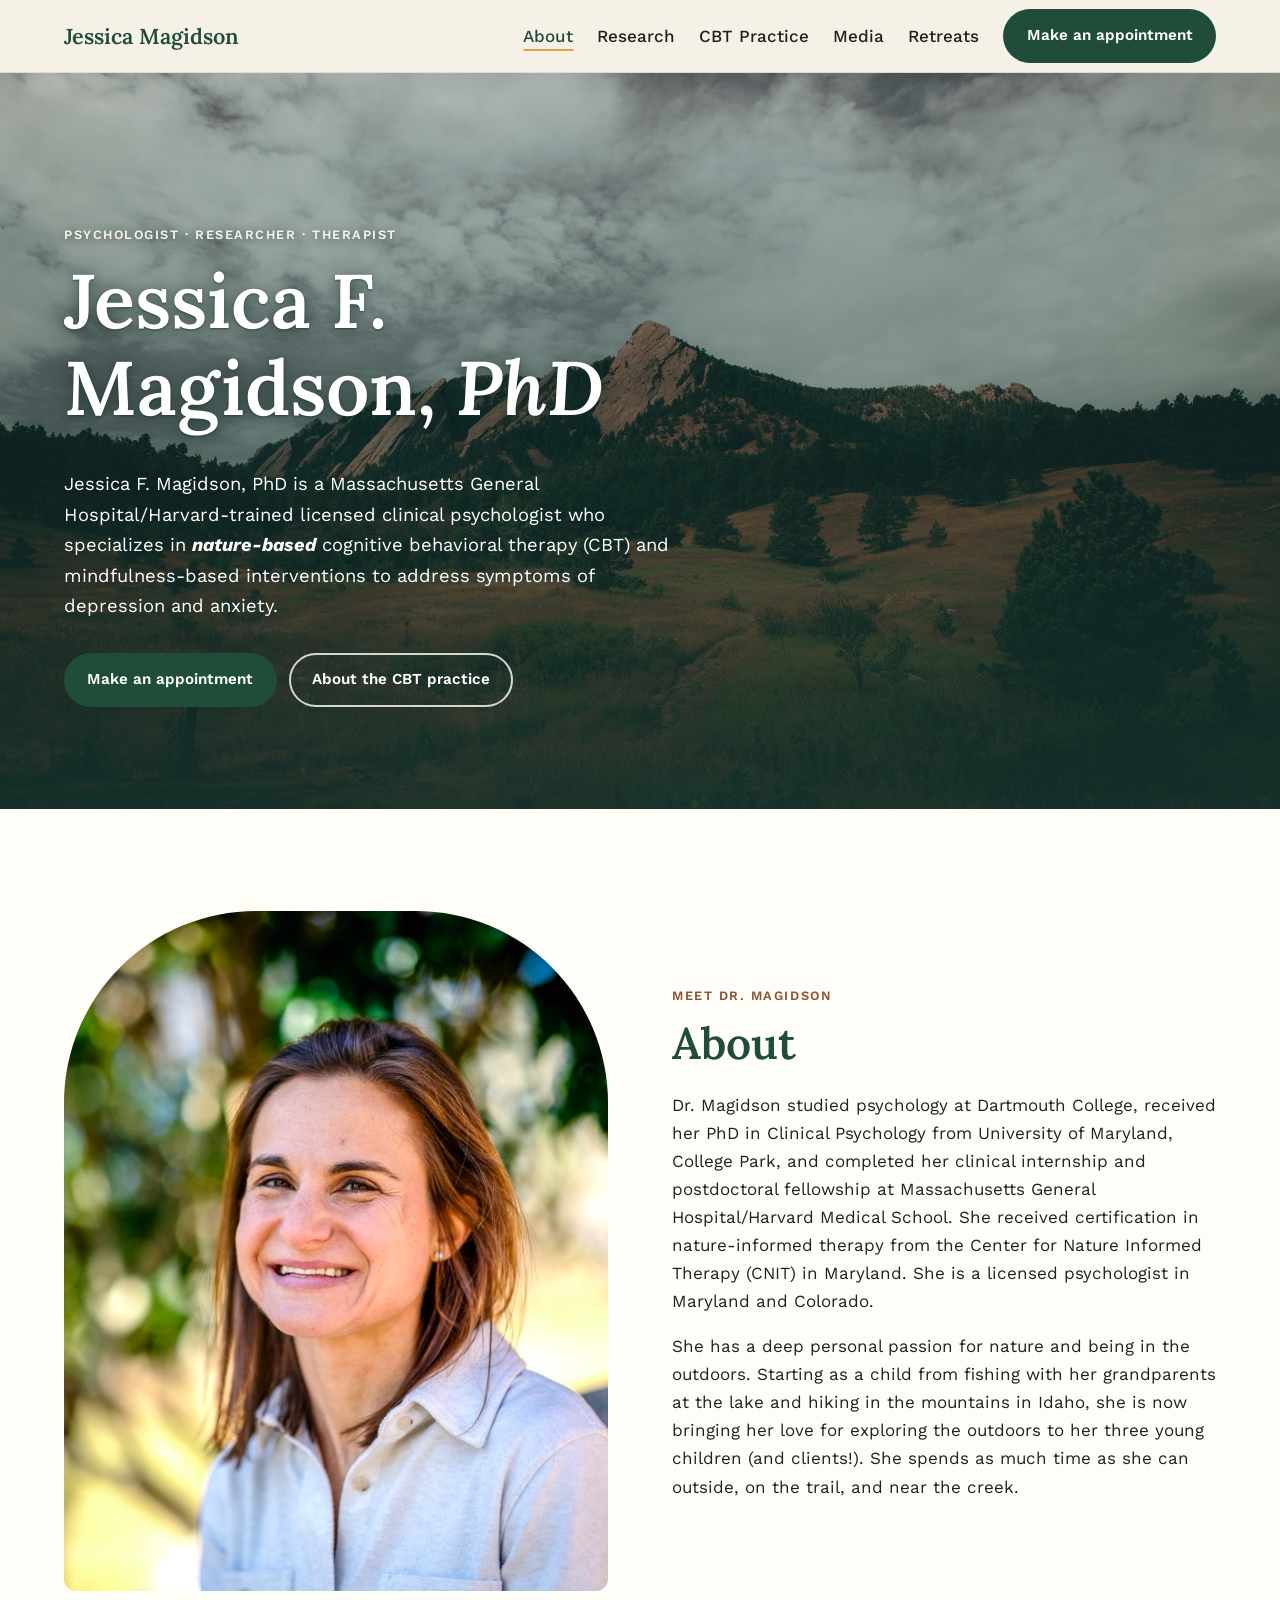
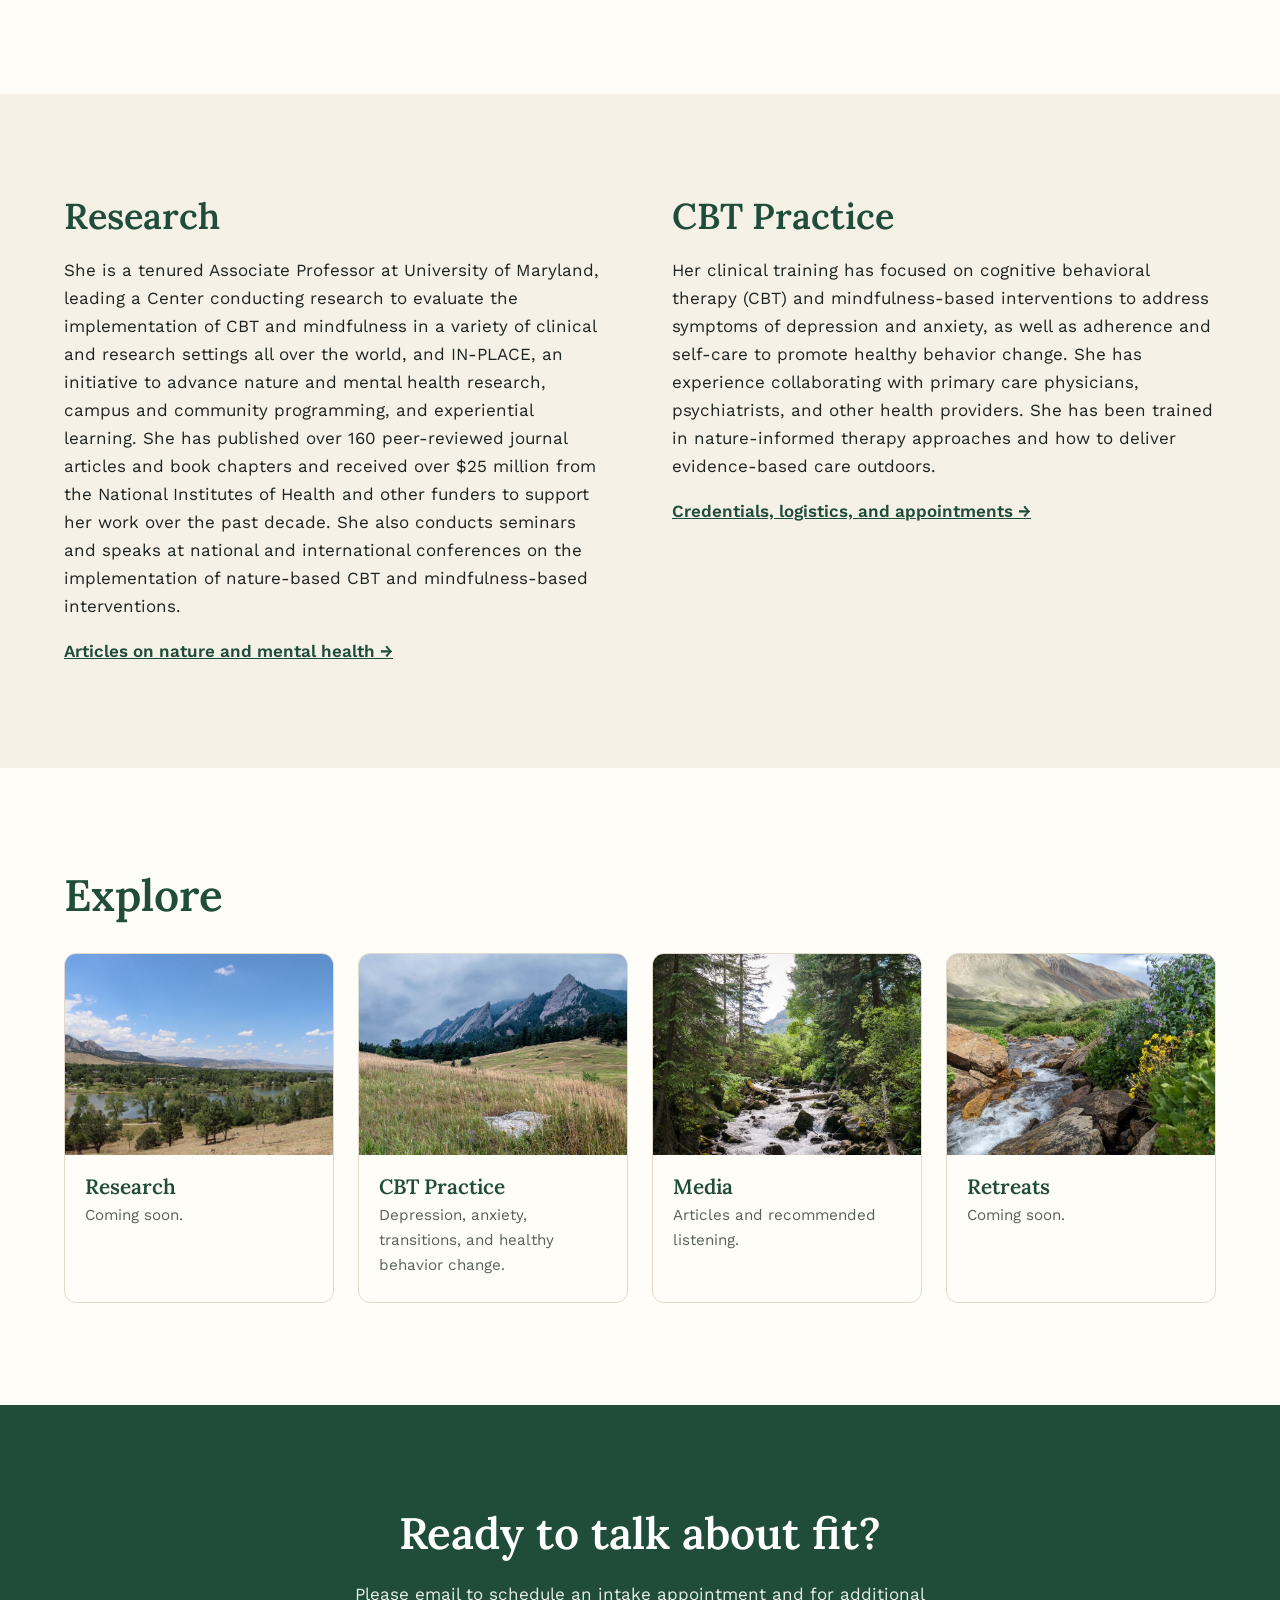
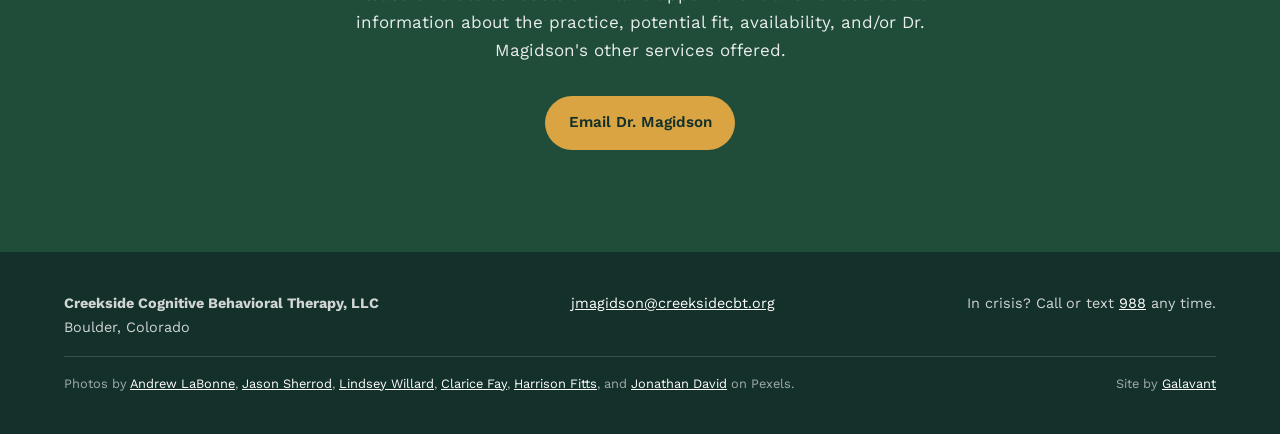
<file: index.html>
<!doctype html>
<html lang="en">
<head>
  <meta charset="utf-8">
  <meta name="viewport" content="width=device-width, initial-scale=1">
  <title>Jessica F. Magidson, PhD | Creekside CBT</title>
  <meta name="description" content="About Jessica F. Magidson, PhD: licensed clinical psychologist, researcher, and founder of Creekside CBT, an outdoor cognitive behavioral therapy practice in Boulder, Colorado.">
  <link rel="canonical" href="https://jessicamagidson.com/">
  <meta property="og:type" content="website">
  <meta property="og:site_name" content="Creekside CBT">
  <meta property="og:title" content="Jessica F. Magidson, PhD | Creekside CBT">
  <meta property="og:description" content="About Jessica F. Magidson, PhD: licensed clinical psychologist, researcher, and founder of Creekside CBT, an outdoor cognitive behavioral therapy practice in Boulder, Colorado.">
  <meta property="og:url" content="https://jessicamagidson.com/">
  <meta property="og:image" content="https://jessicamagidson.com/images/share-card.jpg">
  <meta property="og:image:width" content="1200">
  <meta property="og:image:height" content="630">
  <meta property="og:image:alt" content="Creekside CBT: Jessica F. Magidson, PhD, outdoor cognitive behavioral therapy in Boulder, Colorado, over a photo of the Flatirons.">
  <meta property="og:locale" content="en_US">
  <meta name="twitter:card" content="summary_large_image">
  <link rel="icon" href="favicon.svg" type="image/svg+xml">
  <link rel="icon" href="favicon-32.png" type="image/png" sizes="32x32">
  <link rel="apple-touch-icon" href="apple-touch-icon.png">
  <meta name="theme-color" content="#1f4d3a">
  <link rel="preconnect" href="https://fonts.googleapis.com">
  <link rel="preconnect" href="https://fonts.gstatic.com" crossorigin>
  <link href="https://fonts.googleapis.com/css2?family=Lora:ital,wght@0,500;0,600;1,500&family=Work+Sans:wght@400;500;600&display=swap" rel="stylesheet">
  <link rel="stylesheet" href="css/styles.css">
  <script type="application/ld+json">
  {
    "@context": "https://schema.org",
    "@graph": [
      {
        "@type": "Person",
        "@id": "https://jessicamagidson.com/#jess",
        "name": "Jessica F. Magidson",
        "honorificSuffix": "PhD",
        "jobTitle": "Licensed Clinical Psychologist",
        "description": "Licensed clinical psychologist who specializes in nature-based cognitive behavioral therapy (CBT) and mindfulness-based interventions to address symptoms of depression and anxiety.",
        "url": "https://jessicamagidson.com/",
        "image": "https://jessicamagidson.com/images/jess-portrait.jpg",
        "email": "mailto:jmagidson@creeksidecbt.org",
        "alumniOf": [
          { "@type": "CollegeOrUniversity", "name": "Dartmouth College" },
          { "@type": "CollegeOrUniversity", "name": "University of Maryland, College Park" }
        ],
        "affiliation": { "@type": "CollegeOrUniversity", "name": "University of Maryland" },
        "knowsAbout": ["Cognitive behavioral therapy", "Mindfulness-based interventions", "Nature-informed therapy", "Depression", "Anxiety"],
        "worksFor": { "@id": "https://jessicamagidson.com/#practice" }
      },
      {
        "@type": "ProfessionalService",
        "@id": "https://jessicamagidson.com/#practice",
        "name": "Creekside CBT",
        "legalName": "Creekside Cognitive Behavioral Therapy, LLC",
        "description": "An outdoor cognitive behavioral therapy practice in Boulder, Colorado.",
        "url": "https://jessicamagidson.com/",
        "logo": "https://jessicamagidson.com/apple-touch-icon.png",
        "image": "https://jessicamagidson.com/images/share-card.jpg",
        "email": "mailto:jmagidson@creeksidecbt.org",
        "founder": { "@id": "https://jessicamagidson.com/#jess" },
        "areaServed": { "@type": "City", "name": "Boulder, Colorado" },
        "address": { "@type": "PostalAddress", "addressLocality": "Boulder", "addressRegion": "CO", "addressCountry": "US" }
      },
      {
        "@type": "WebSite",
        "@id": "https://jessicamagidson.com/#website",
        "name": "Creekside CBT",
        "url": "https://jessicamagidson.com/",
        "publisher": { "@id": "https://jessicamagidson.com/#practice" }
      }
    ]
  }
  </script>
</head>
<body>
  <a class="skip-link" href="#main">Skip to content</a>

  <header class="site-header">
    <div class="container header-inner">
      <a class="brand" href="./" aria-label="Jessica Magidson, home">
        <span class="brand-text">
          <span class="brand-name">Jessica Magidson</span>
        </span>
      </a>

      <button class="nav-toggle" type="button" aria-expanded="false" aria-controls="site-menu">
        <span class="visually-hidden">Menu</span>
        <span class="nav-toggle-bar" aria-hidden="true"></span>
      </button>

      <nav class="site-nav" id="site-menu" aria-label="Main">
        <ul>
          <li><a href="./" aria-current="page">About</a></li>
          <li><a href="research/">Research</a></li>
          <li><a href="cbt-practice/">CBT Practice</a></li>
          <li><a href="media/">Media</a></li>
          <li><a href="retreats/">Retreats</a></li>
        </ul>
        <a class="button button-primary" href="mailto:jmagidson@creeksidecbt.org?subject=Intake%20appointment%20request">Make an appointment</a>
      </nav>
    </div>
  </header>

  <main id="main">
    <section class="hero" aria-labelledby="hero-title">
      <div class="container">
        <p class="eyebrow">Psychologist · Researcher · Therapist</p>
        <h1 id="hero-title">Jessica F. Magidson, <em>PhD</em></h1>
        <p class="hero-lede">Jessica F. Magidson, PhD is a Massachusetts General Hospital/Harvard-trained licensed clinical psychologist who specializes in <strong><em>nature-based</em></strong> cognitive behavioral therapy (CBT) and mindfulness-based interventions to address symptoms of depression and anxiety.</p>
        <div class="button-row">
          <a class="button button-primary" href="mailto:jmagidson@creeksidecbt.org?subject=Intake%20appointment%20request">Make an appointment</a>
          <a class="button button-ghost" href="cbt-practice/">About the CBT practice</a>
        </div>
      </div>
    </section>

    <section class="section" aria-labelledby="about-title">
      <div class="container media-split">
        <figure class="portrait">
          <img src="images/jess-portrait-600.jpg" srcset="images/jess-portrait-600.jpg 600w, images/jess-portrait.jpg 1200w" sizes="(min-width: 50rem) 34rem, 100vw" alt="Jessica Magidson smiling outdoors in front of trees" width="600" height="750" loading="lazy">
        </figure>
        <div>
          <p class="eyebrow">Meet Dr. Magidson</p>
          <h2 id="about-title" class="section-title">About</h2>
          <p>Dr. Magidson studied psychology at Dartmouth College, received her PhD in Clinical Psychology from University of Maryland, College Park, and completed her clinical internship and postdoctoral fellowship at Massachusetts General Hospital/Harvard Medical School. She received certification in nature-informed therapy from the Center for Nature Informed Therapy (CNIT) in Maryland. She is a licensed psychologist in Maryland and Colorado.</p>
          <p>She has a deep personal passion for nature and being in the outdoors. Starting as a child from fishing with her grandparents at the lake and hiking in the mountains in Idaho, she is now bringing her love for exploring the outdoors to her three young children (and clients!). She spends as much time as she can outside, on the trail, and near the creek.</p>
        </div>
      </div>
    </section>

    <section class="section section-alt" aria-labelledby="work-title">
      <div class="container">
        <h2 id="work-title" class="visually-hidden">Research and practice</h2>
        <div class="column-split">
          <div>
            <h3 class="section-title">Research</h3>
            <p>She is a tenured Associate Professor at University of Maryland, leading a Center conducting research to evaluate the implementation of CBT and mindfulness in a variety of clinical and research settings all over the world, and IN-PLACE, an initiative to advance nature and mental health research, campus and community programming, and experiential learning. She has published over 160 peer-reviewed journal articles and book chapters and received over $25 million from the National Institutes of Health and other funders to support her work over the past decade. She also conducts seminars and speaks at national and international conferences on the implementation of nature-based CBT and mindfulness-based interventions.</p>
            <a class="text-link" href="media/">Articles on nature and mental health</a>
          </div>
          <div>
            <h3 class="section-title">CBT Practice</h3>
            <p>Her clinical training has focused on cognitive behavioral therapy (CBT) and mindfulness-based interventions to address symptoms of depression and anxiety, as well as adherence and self-care to promote healthy behavior change. She has experience collaborating with primary care physicians, psychiatrists, and other health providers. She has been trained in nature-informed therapy approaches and how to deliver evidence-based care outdoors.</p>
            <a class="text-link" href="cbt-practice/">Credentials, logistics, and appointments</a>
          </div>
        </div>
      </div>
    </section>

    <section class="section" aria-labelledby="explore-title">
      <div class="container">
        <h2 id="explore-title" class="section-title">Explore</h2>
        <ul class="explore-grid">
          <li class="explore-card">
            <img src="images/boulder-lake-800.jpg" alt="" width="800" height="533" loading="lazy">
            <h3><a href="research/">Research</a></h3>
            <p>Coming soon.</p>
          </li>
          <li class="explore-card">
            <img src="images/flatirons-meadow-800.jpg" alt="" width="800" height="541" loading="lazy">
            <h3><a href="cbt-practice/">CBT Practice</a></h3>
            <p>Depression, anxiety, transitions, and healthy behavior change.</p>
          </li>
          <li class="explore-card">
            <img src="images/mountain-creek-800.jpg" alt="" width="800" height="601" loading="lazy">
            <h3><a href="media/">Media</a></h3>
            <p>Articles and recommended listening.</p>
          </li>
          <li class="explore-card">
            <img src="images/alpine-creek-800.jpg" alt="" width="800" height="600" loading="lazy">
            <h3><a href="retreats/">Retreats</a></h3>
            <p>Coming soon.</p>
          </li>
        </ul>
      </div>
    </section>

    <section class="cta-band" aria-labelledby="cta-title">
      <div class="container cta-inner">
        <h2 id="cta-title">Ready to talk about fit?</h2>
        <p>Please email to schedule an intake appointment and for additional information about the practice, potential fit, availability, and/or Dr. Magidson's other services offered.</p>
        <a class="button button-accent" href="mailto:jmagidson@creeksidecbt.org?subject=Intake%20appointment%20request">Email Dr. Magidson</a>
      </div>
    </section>
  </main>

  <footer class="site-footer">
    <div class="container footer-inner">
      <p><strong>Creekside Cognitive Behavioral Therapy, LLC</strong><br>Boulder, Colorado</p>
      <p><a href="mailto:jmagidson@creeksidecbt.org">jmagidson@creeksidecbt.org</a></p>
      <p>In crisis? Call or text <a href="tel:988">988</a> any time.</p>
      <p class="credits"><span>Photos by <a href="https://www.pexels.com/@drewbiez/">Andrew LaBonne</a>, <a href="https://www.pexels.com/@jason-sherrod-459205395/">Jason Sherrod</a>, <a href="https://www.pexels.com/@creativelindseyphotos/">Lindsey Willard</a>, <a href="https://www.pexels.com/@clarice-fay-501821792/">Clarice Fay</a>, <a href="https://www.pexels.com/@harrison-fitts-104747670/">Harrison Fitts</a>, and <a href="https://www.pexels.com/@jonathan-david-1312107/">Jonathan David</a> on Pexels.</span> <span class="site-credit">Site by <a href="http://www.galavant.io">Galavant</a></span></p>
    </div>
  </footer>

  <script src="js/nav.js" defer></script>
</body>
</html>
</file>
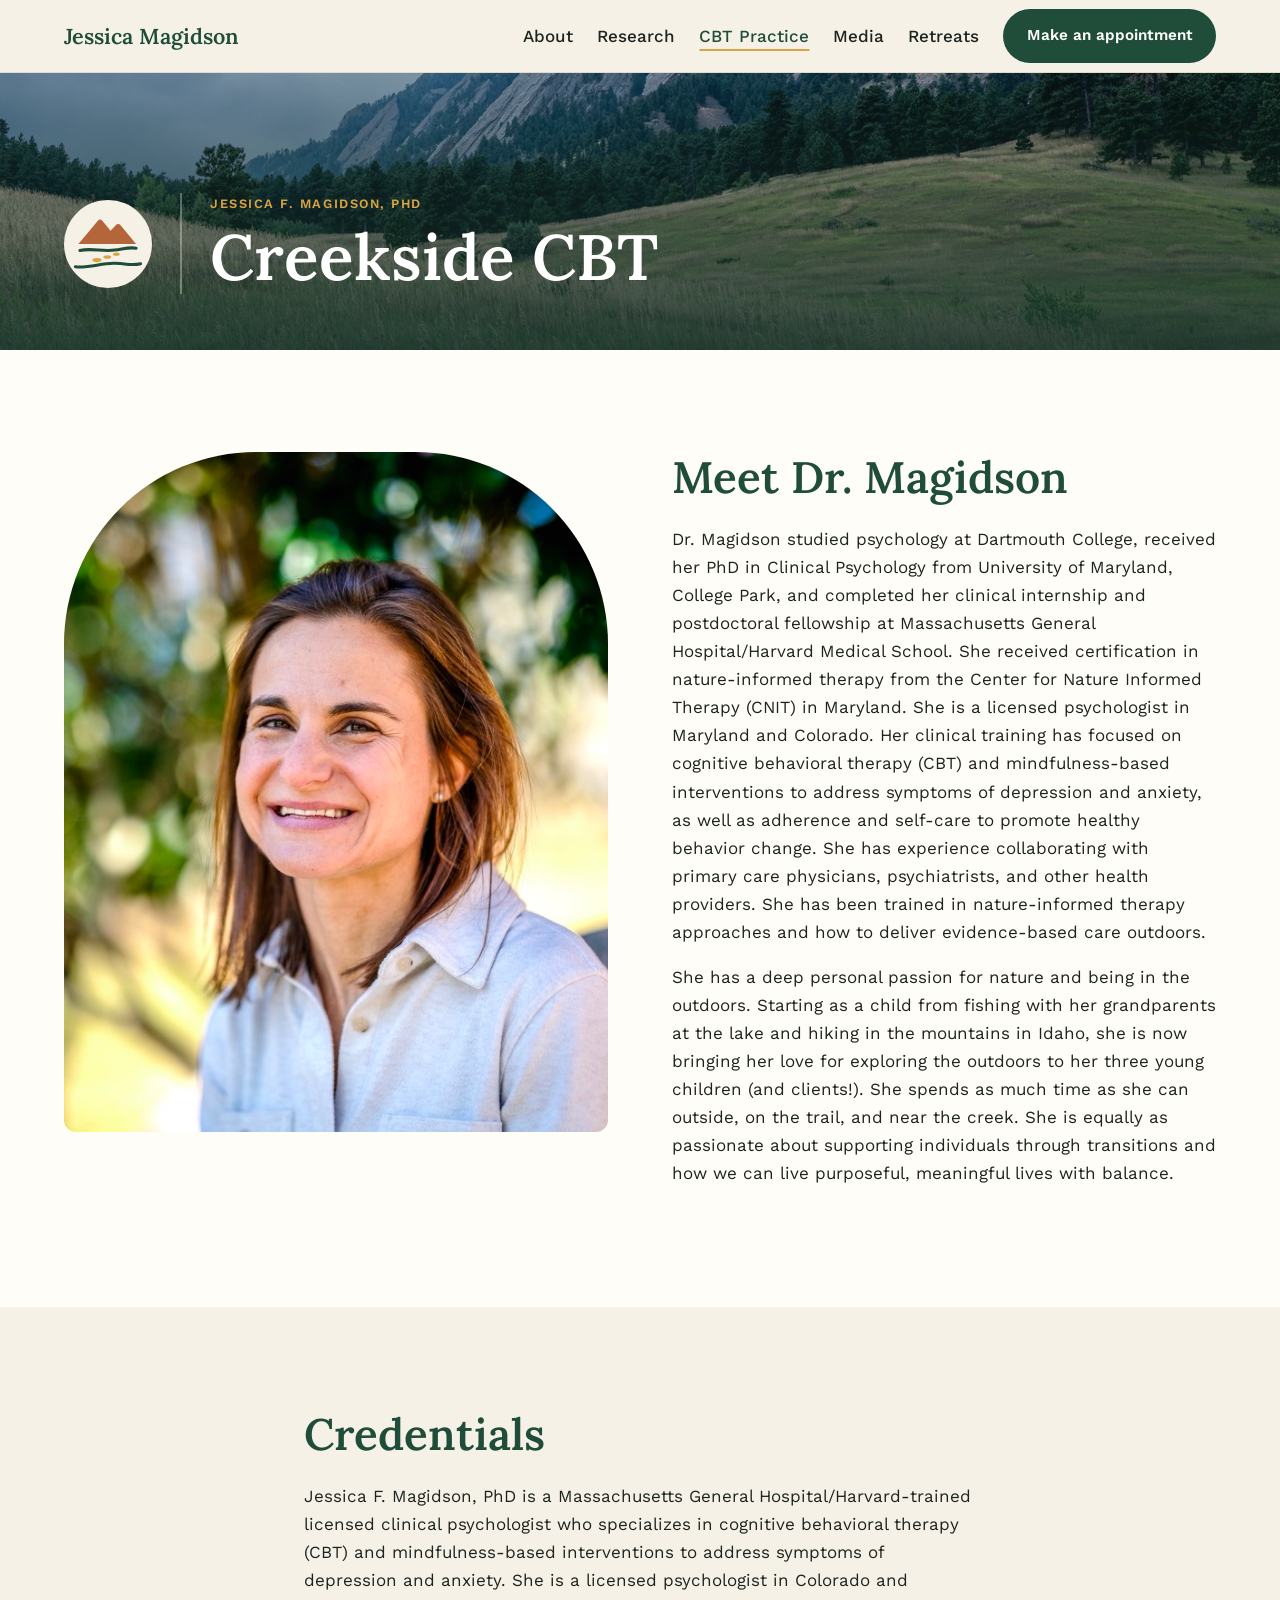
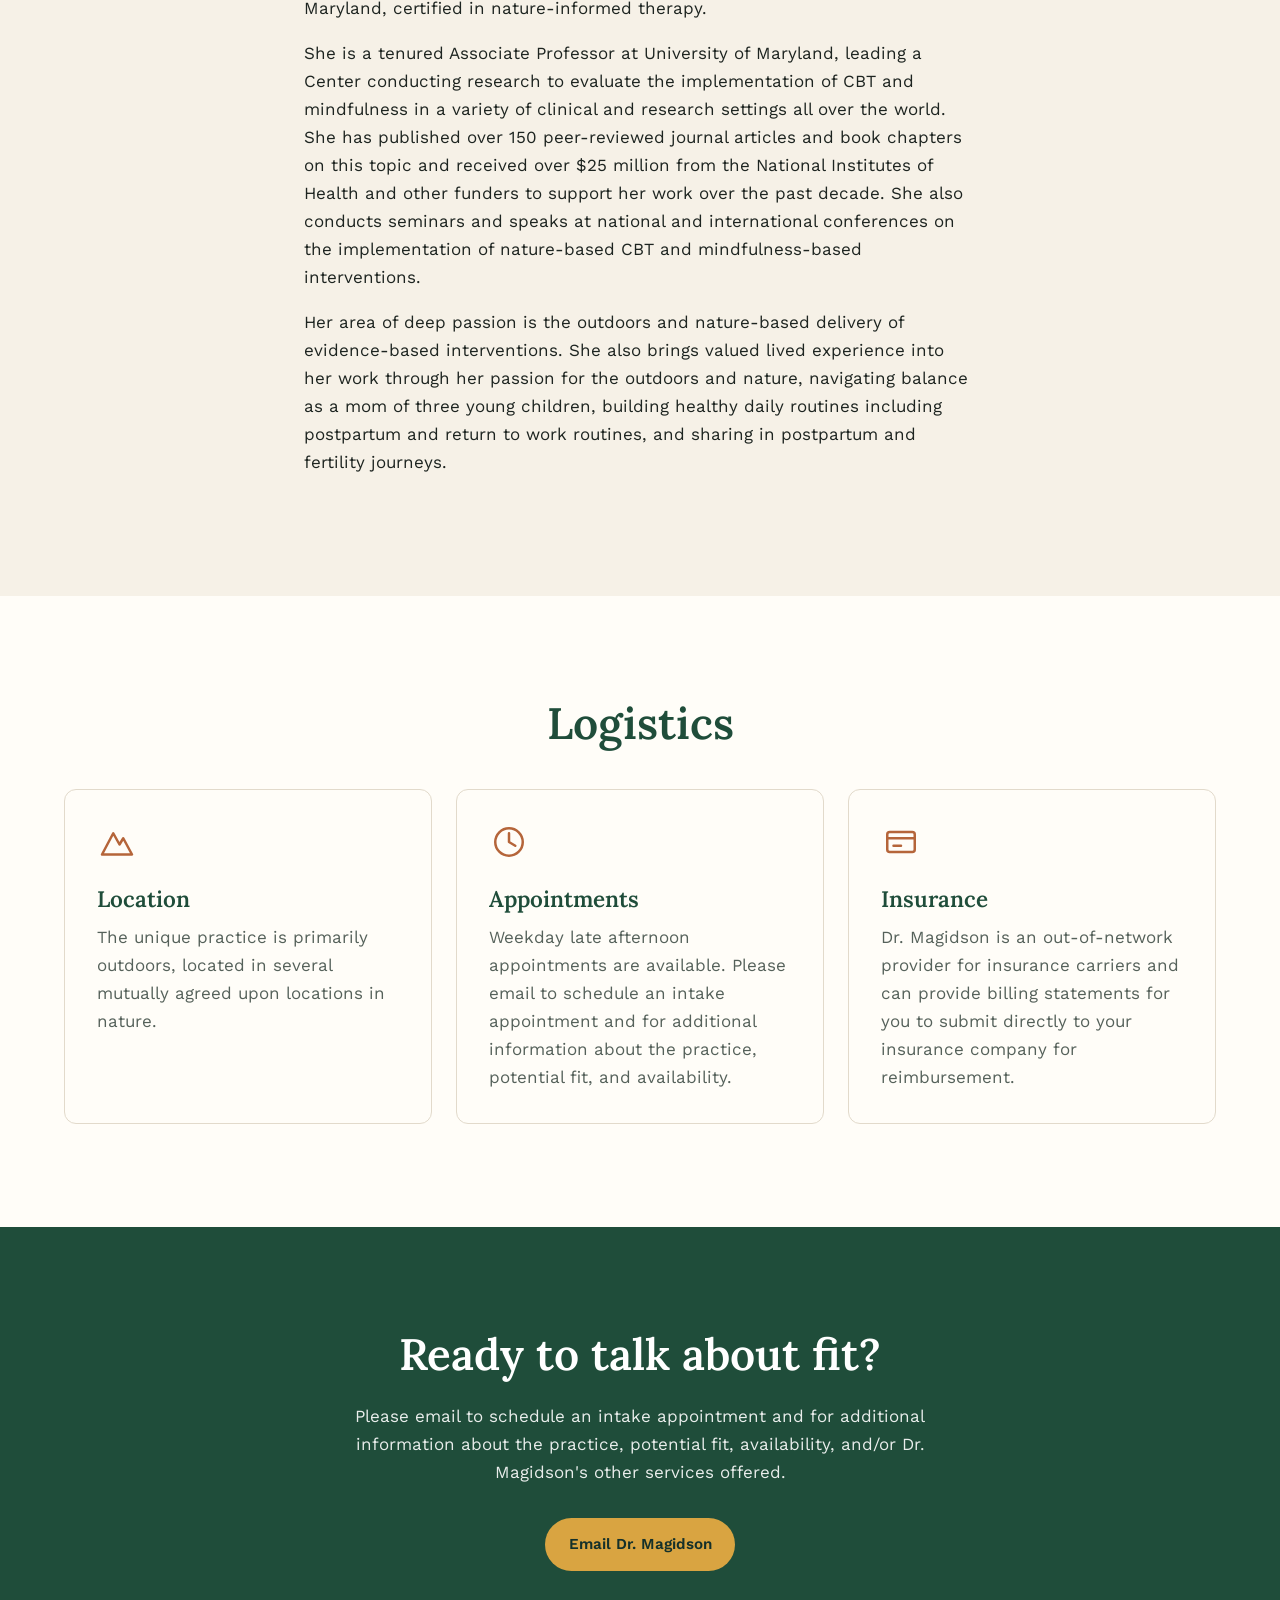
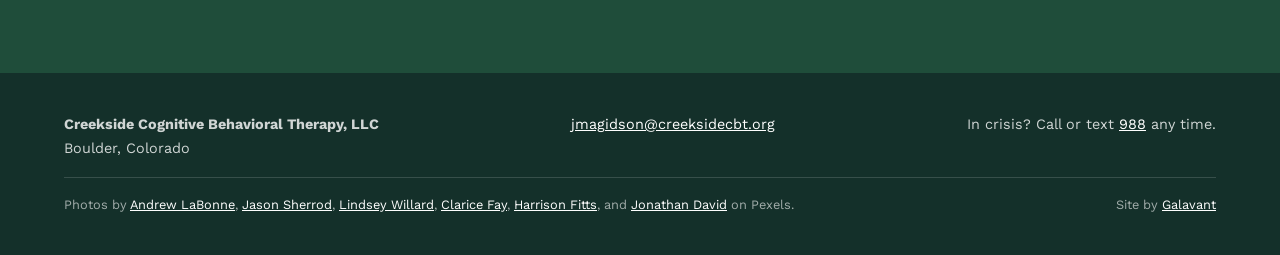
<file: cbt-practice/index.html>
<!doctype html>
<html lang="en">
<head>
  <meta charset="utf-8">
  <meta name="viewport" content="width=device-width, initial-scale=1">
  <title>CBT Practice | Creekside CBT</title>
  <meta name="description" content="About Jessica F. Magidson, PhD: credentials, approach, and logistics for outdoor cognitive behavioral therapy in Boulder, Colorado.">
  <link rel="canonical" href="https://jessicamagidson.com/cbt-practice/">
  <meta property="og:type" content="website">
  <meta property="og:site_name" content="Creekside CBT">
  <meta property="og:title" content="CBT Practice | Creekside CBT">
  <meta property="og:description" content="About Jessica F. Magidson, PhD: credentials, approach, and logistics for outdoor cognitive behavioral therapy in Boulder, Colorado.">
  <meta property="og:url" content="https://jessicamagidson.com/cbt-practice/">
  <meta property="og:image" content="https://jessicamagidson.com/images/share-card.jpg">
  <meta property="og:image:width" content="1200">
  <meta property="og:image:height" content="630">
  <meta property="og:image:alt" content="Creekside CBT: Jessica F. Magidson, PhD, outdoor cognitive behavioral therapy in Boulder, Colorado, over a photo of the Flatirons.">
  <meta property="og:locale" content="en_US">
  <meta name="twitter:card" content="summary_large_image">
  <link rel="icon" href="../favicon.svg" type="image/svg+xml">
  <link rel="icon" href="../favicon-32.png" type="image/png" sizes="32x32">
  <link rel="apple-touch-icon" href="../apple-touch-icon.png">
  <meta name="theme-color" content="#1f4d3a">
  <link rel="preconnect" href="https://fonts.googleapis.com">
  <link rel="preconnect" href="https://fonts.gstatic.com" crossorigin>
  <link href="https://fonts.googleapis.com/css2?family=Lora:ital,wght@0,500;0,600;1,500&family=Work+Sans:wght@400;500;600&display=swap" rel="stylesheet">
  <link rel="stylesheet" href="../css/styles.css">
</head>
<body>
  <a class="skip-link" href="#main">Skip to content</a>

  <header class="site-header">
    <div class="container header-inner">
      <a class="brand" href="../" aria-label="Jessica Magidson, home">
        <span class="brand-text">
          <span class="brand-name">Jessica Magidson</span>
        </span>
      </a>

      <button class="nav-toggle" type="button" aria-expanded="false" aria-controls="site-menu">
        <span class="visually-hidden">Menu</span>
        <span class="nav-toggle-bar" aria-hidden="true"></span>
      </button>

      <nav class="site-nav" id="site-menu" aria-label="Main">
        <ul>
          <li><a href="../">About</a></li>
          <li><a href="../research/">Research</a></li>
          <li><a href="../cbt-practice/" aria-current="page">CBT Practice</a></li>
          <li><a href="../media/">Media</a></li>
          <li><a href="../retreats/">Retreats</a></li>
        </ul>
        <a class="button button-primary" href="mailto:jmagidson@creeksidecbt.org?subject=Intake%20appointment%20request">Make an appointment</a>
      </nav>
    </div>
  </header>

  <main id="main">
    <header class="page-hero page-hero-brand">
      <img class="page-hero-image" src="../images/flatirons-meadow.jpg" alt="">
      <div class="container">
        <!-- Preview: "Stepping Stones" logo concept -->
        <svg class="page-hero-mark" viewBox="-7 -4 116 116" aria-hidden="true">
          <circle cx="51" cy="54" r="58" fill="#F6F1E7"/>
          <path fill="#B5653A" d="M12 54 L37.4 23.6 Q40.6 20 43.8 23.8 L54.4 36.6 L61.2 29.2 Q64.4 25.8 67.6 29.4 L88 54 Z"/>
          <path fill="none" stroke="currentColor" stroke-width="4" stroke-linecap="round" d="M14 62.5 C30 59 44 64.5 60 62 S80 58 88 59.5"/>
          <path fill="none" stroke="currentColor" stroke-width="4" stroke-linecap="round" d="M8 84 C26 86 42 79 60 79.5 S82 83 94 80"/>
          <ellipse cx="62" cy="67.4" rx="4.4" ry="2.1" fill="#D9A441"/>
          <ellipse cx="50" cy="71.2" rx="5.2" ry="2.4" fill="#D9A441"/>
          <ellipse cx="36.5" cy="75.2" rx="6" ry="2.7" fill="#D9A441"/>
        </svg>
        <span class="page-hero-divider" aria-hidden="true"></span>
        <div>
          <p class="eyebrow">Jessica F. Magidson, PhD</p>
          <h1>Creekside CBT</h1>
        </div>
      </div>
    </header>

    <section class="section" aria-labelledby="about-title">
      <div class="container media-split media-split-top">
        <figure class="portrait">
          <img src="../images/jess-portrait-600.jpg" srcset="../images/jess-portrait-600.jpg 600w, ../images/jess-portrait.jpg 1200w" sizes="(min-width: 50rem) 34rem, 100vw" alt="Jessica Magidson smiling outdoors in front of trees" width="600" height="750">
        </figure>
        <div class="prose">
          <h2 id="about-title" class="section-title">Meet Dr. Magidson</h2>
          <p>Dr. Magidson studied psychology at Dartmouth College, received her PhD in Clinical Psychology from University of Maryland, College Park, and completed her clinical internship and postdoctoral fellowship at Massachusetts General Hospital/Harvard Medical School. She received certification in nature-informed therapy from the Center for Nature Informed Therapy (CNIT) in Maryland. She is a licensed psychologist in Maryland and Colorado. Her clinical training has focused on cognitive behavioral therapy (CBT) and mindfulness-based interventions to address symptoms of depression and anxiety, as well as adherence and self-care to promote healthy behavior change. She has experience collaborating with primary care physicians, psychiatrists, and other health providers. She has been trained in nature-informed therapy approaches and how to deliver evidence-based care outdoors.</p>
          <p>She has a deep personal passion for nature and being in the outdoors. Starting as a child from fishing with her grandparents at the lake and hiking in the mountains in Idaho, she is now bringing her love for exploring the outdoors to her three young children (and clients!). She spends as much time as she can outside, on the trail, and near the creek. She is equally as passionate about supporting individuals through transitions and how we can live purposeful, meaningful lives with balance.</p>
        </div>
      </div>
    </section>

    <section class="section section-alt" aria-labelledby="credentials-title">
      <div class="container prose">
        <h2 id="credentials-title" class="section-title">Credentials</h2>
        <p>Jessica F. Magidson, PhD is a Massachusetts General Hospital/Harvard-trained licensed clinical psychologist who specializes in cognitive behavioral therapy (CBT) and mindfulness-based interventions to address symptoms of depression and anxiety. She is a licensed psychologist in Colorado and Maryland, certified in nature-informed therapy.</p>
        <p>She is a tenured Associate Professor at University of Maryland, leading a Center conducting research to evaluate the implementation of CBT and mindfulness in a variety of clinical and research settings all over the world. She has published over 150 peer-reviewed journal articles and book chapters on this topic and received over $25 million from the National Institutes of Health and other funders to support her work over the past decade. She also conducts seminars and speaks at national and international conferences on the implementation of nature-based CBT and mindfulness-based interventions.</p>
        <p>Her area of deep passion is the outdoors and nature-based delivery of evidence-based interventions. She also brings valued lived experience into her work through her passion for the outdoors and nature, navigating balance as a mom of three young children, building healthy daily routines including postpartum and return to work routines, and sharing in postpartum and fertility journeys.</p>
      </div>
    </section>

    <section class="section" id="logistics" aria-labelledby="logistics-title">
      <div class="container">
        <h2 id="logistics-title" class="section-title section-title-center">Logistics</h2>
        <ul class="card-grid">
          <li class="card">
            <svg class="card-icon" viewBox="0 0 32 32" aria-hidden="true"><path d="M4 26 13 9l5 9 3-5 7 13Z"/></svg>
            <h3>Location</h3>
            <p>The unique practice is primarily outdoors, located in several mutually agreed upon locations in nature.</p>
          </li>
          <li class="card">
            <svg class="card-icon" viewBox="0 0 32 32" aria-hidden="true"><circle cx="16" cy="16" r="11"/><path d="M16 9v7l5 3"/></svg>
            <h3>Appointments</h3>
            <p>Weekday late afternoon appointments are available. Please email to schedule an intake appointment and for additional information about the practice, potential fit, and availability.</p>
          </li>
          <li class="card">
            <svg class="card-icon" viewBox="0 0 32 32" aria-hidden="true"><rect x="5" y="8" width="22" height="16" rx="2"/><path d="M5 13h22M10 19h6"/></svg>
            <h3>Insurance</h3>
            <p>Dr. Magidson is an out-of-network provider for insurance carriers and can provide billing statements for you to submit directly to your insurance company for reimbursement.</p>
          </li>
        </ul>
      </div>
    </section>

    <section class="cta-band" aria-labelledby="cta-title">
      <div class="container cta-inner">
        <h2 id="cta-title">Ready to talk about fit?</h2>
        <p>Please email to schedule an intake appointment and for additional information about the practice, potential fit, availability, and/or Dr. Magidson's other services offered.</p>
        <a class="button button-accent" href="mailto:jmagidson@creeksidecbt.org?subject=Intake%20appointment%20request">Email Dr. Magidson</a>
      </div>
    </section>
  </main>

  <footer class="site-footer">
    <div class="container footer-inner">
      <p><strong>Creekside Cognitive Behavioral Therapy, LLC</strong><br>Boulder, Colorado</p>
      <p><a href="mailto:jmagidson@creeksidecbt.org">jmagidson@creeksidecbt.org</a></p>
      <p>In crisis? Call or text <a href="tel:988">988</a> any time.</p>
      <p class="credits"><span>Photos by <a href="https://www.pexels.com/@drewbiez/">Andrew LaBonne</a>, <a href="https://www.pexels.com/@jason-sherrod-459205395/">Jason Sherrod</a>, <a href="https://www.pexels.com/@creativelindseyphotos/">Lindsey Willard</a>, <a href="https://www.pexels.com/@clarice-fay-501821792/">Clarice Fay</a>, <a href="https://www.pexels.com/@harrison-fitts-104747670/">Harrison Fitts</a>, and <a href="https://www.pexels.com/@jonathan-david-1312107/">Jonathan David</a> on Pexels.</span> <span class="site-credit">Site by <a href="http://www.galavant.io">Galavant</a></span></p>
    </div>
  </footer>

  <script src="../js/nav.js" defer></script>
</body>
</html>
</file>
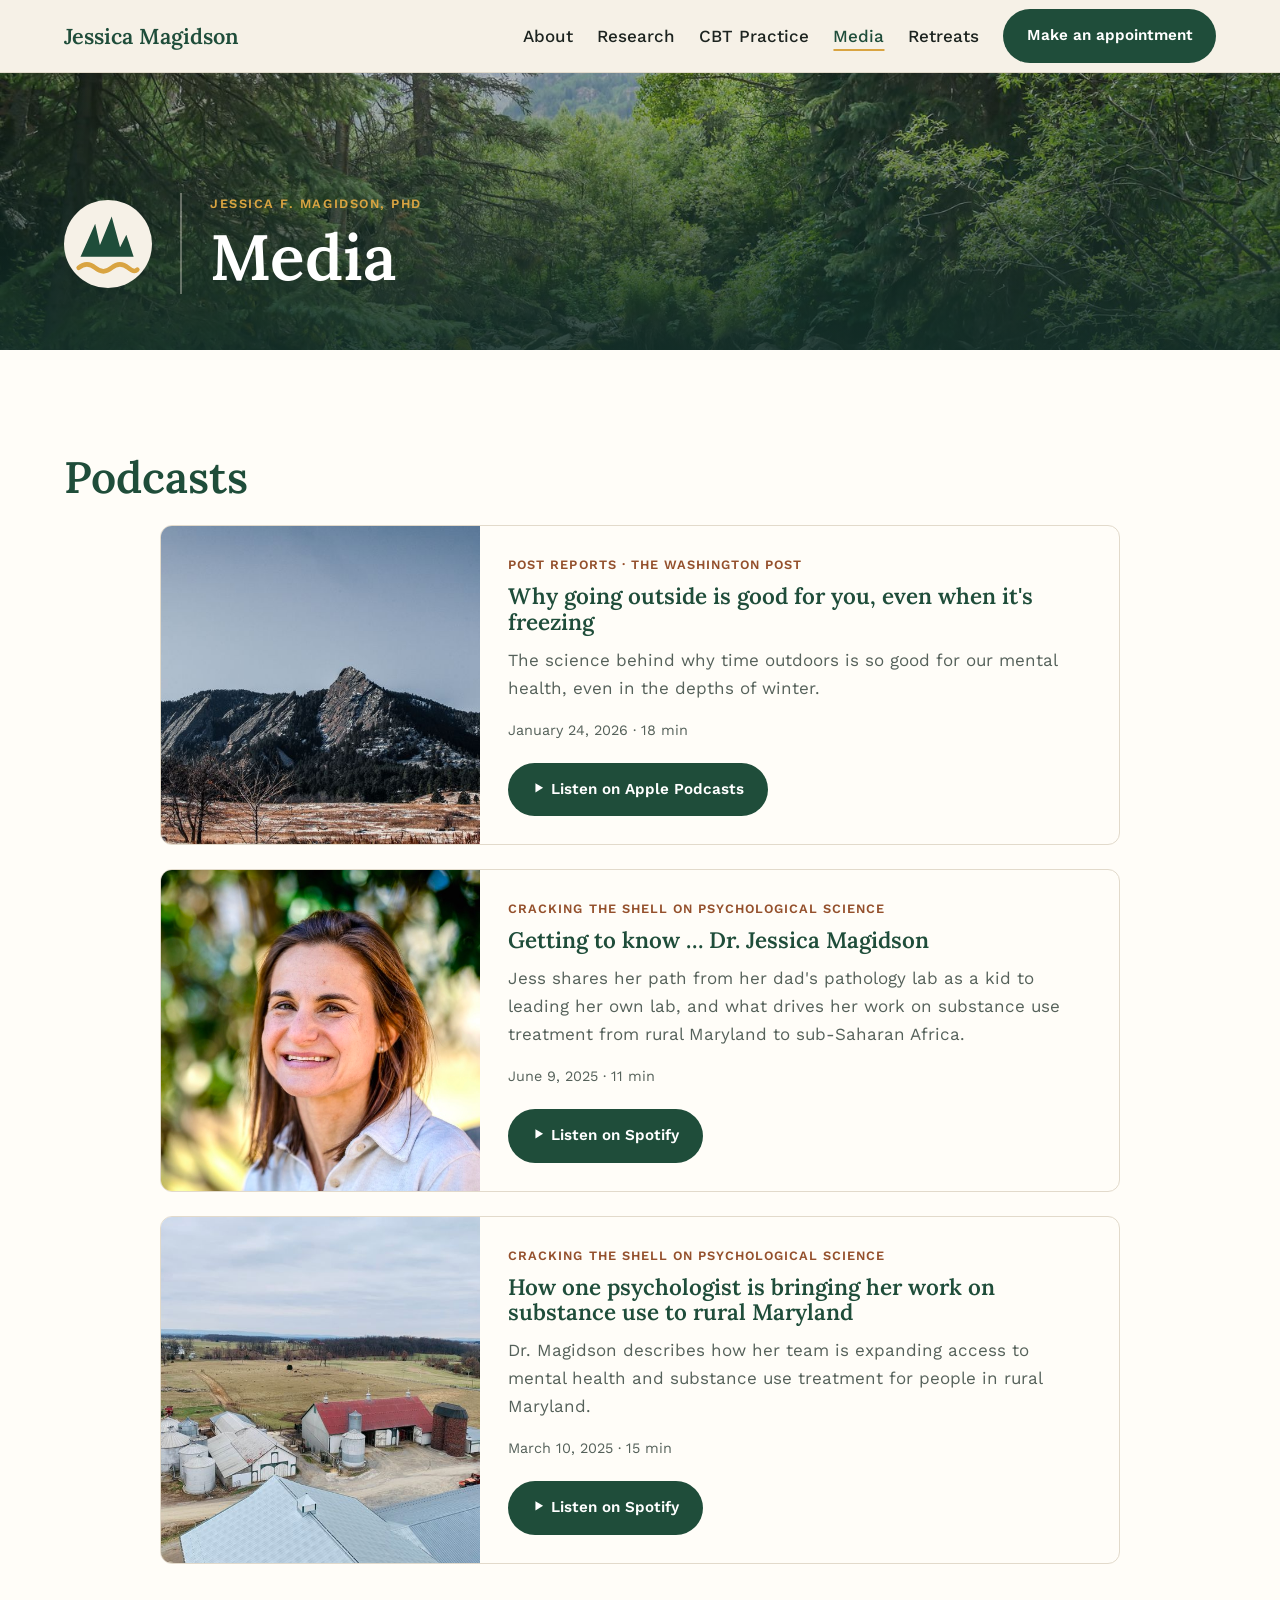
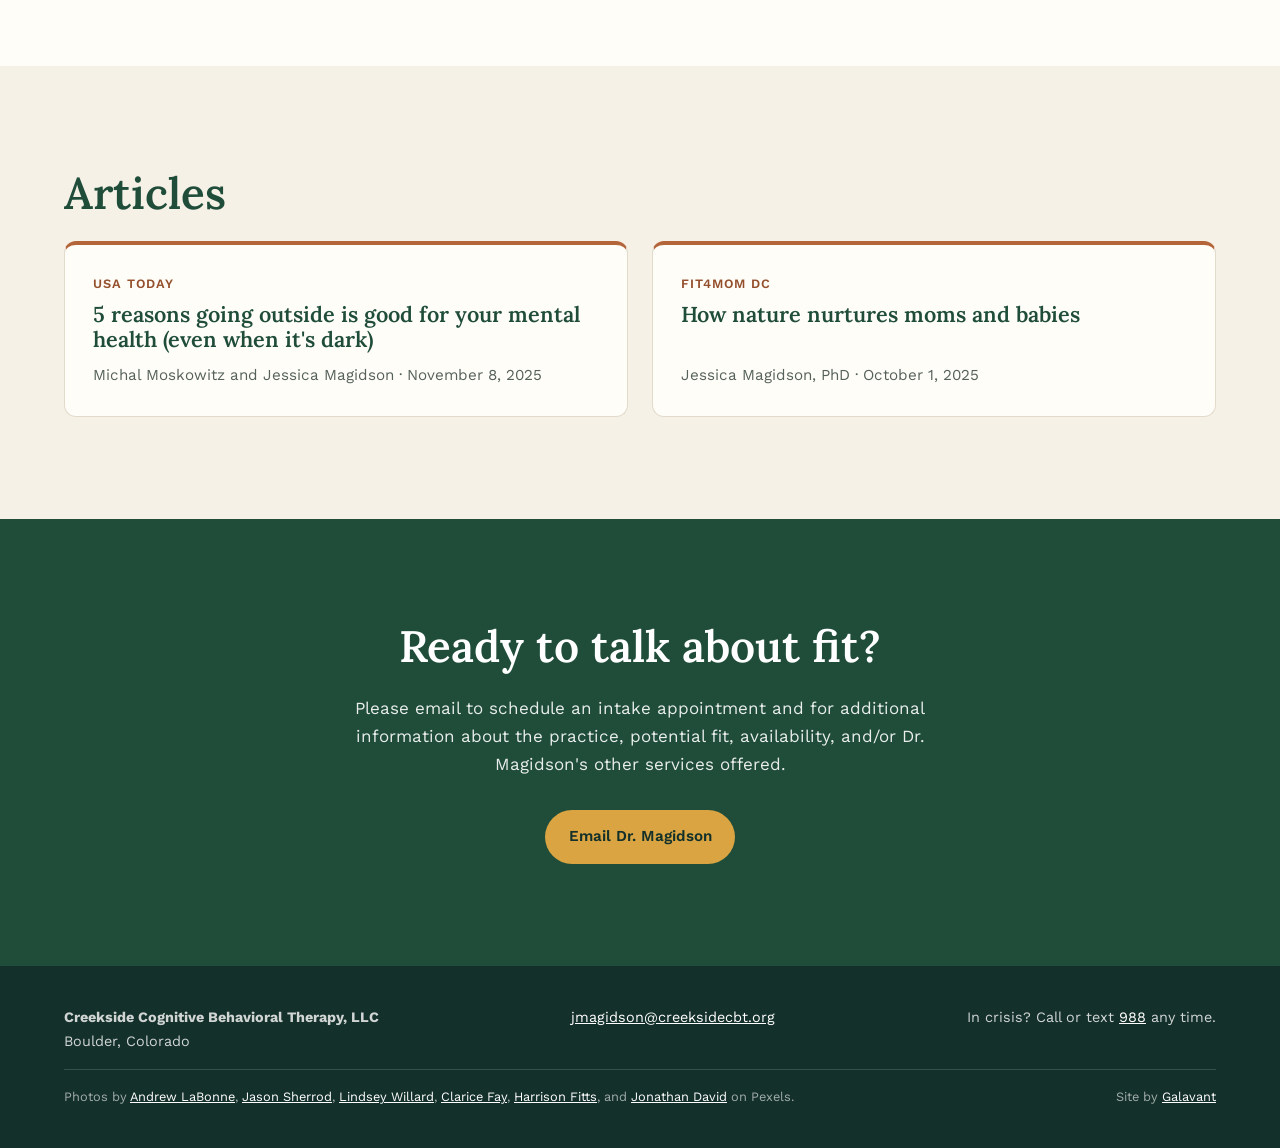
<file: media/index.html>
<!doctype html>
<html lang="en">
<head>
  <meta charset="utf-8">
  <meta name="viewport" content="width=device-width, initial-scale=1">
  <title>Media | Creekside CBT</title>
  <meta name="description" content="Articles and recommended podcasts from Creekside CBT in Boulder, Colorado.">
  <link rel="canonical" href="https://jessicamagidson.com/media/">
  <meta property="og:type" content="website">
  <meta property="og:site_name" content="Creekside CBT">
  <meta property="og:title" content="Media | Creekside CBT">
  <meta property="og:description" content="Articles and recommended podcasts from Creekside CBT in Boulder, Colorado.">
  <meta property="og:url" content="https://jessicamagidson.com/media/">
  <meta property="og:image" content="https://jessicamagidson.com/images/share-card.jpg">
  <meta property="og:image:width" content="1200">
  <meta property="og:image:height" content="630">
  <meta property="og:image:alt" content="Creekside CBT: Jessica F. Magidson, PhD, outdoor cognitive behavioral therapy in Boulder, Colorado, over a photo of the Flatirons.">
  <meta property="og:locale" content="en_US">
  <meta name="twitter:card" content="summary_large_image">
  <link rel="icon" href="../favicon.svg" type="image/svg+xml">
  <link rel="icon" href="../favicon-32.png" type="image/png" sizes="32x32">
  <link rel="apple-touch-icon" href="../apple-touch-icon.png">
  <meta name="theme-color" content="#1f4d3a">
  <link rel="preconnect" href="https://fonts.googleapis.com">
  <link rel="preconnect" href="https://fonts.gstatic.com" crossorigin>
  <link href="https://fonts.googleapis.com/css2?family=Lora:ital,wght@0,500;0,600;1,500&family=Work+Sans:wght@400;500;600&display=swap" rel="stylesheet">
  <link rel="stylesheet" href="../css/styles.css">
</head>
<body>
  <a class="skip-link" href="#main">Skip to content</a>

  <header class="site-header">
    <div class="container header-inner">
      <a class="brand" href="../" aria-label="Jessica Magidson, home">
        <span class="brand-text">
          <span class="brand-name">Jessica Magidson</span>
        </span>
      </a>

      <button class="nav-toggle" type="button" aria-expanded="false" aria-controls="site-menu">
        <span class="visually-hidden">Menu</span>
        <span class="nav-toggle-bar" aria-hidden="true"></span>
      </button>

      <nav class="site-nav" id="site-menu" aria-label="Main">
        <ul>
          <li><a href="../">About</a></li>
          <li><a href="../research/">Research</a></li>
          <li><a href="../cbt-practice/">CBT Practice</a></li>
          <li><a href="../media/" aria-current="page">Media</a></li>
          <li><a href="../retreats/">Retreats</a></li>
        </ul>
        <a class="button button-primary" href="mailto:jmagidson@creeksidecbt.org?subject=Intake%20appointment%20request">Make an appointment</a>
      </nav>
    </div>
  </header>

  <main id="main">
    <header class="page-hero page-hero-brand">
      <img class="page-hero-image" src="../images/mountain-creek.jpg" alt="">
      <div class="container">
        <svg class="page-hero-mark" viewBox="0 0 48 48" aria-hidden="true">
          <circle cx="24" cy="24" r="24" fill="#F6F1E7"/>
          <path d="M9 31 17 13l4 18Z M17 31 26 9l6 22Z M28 31l6-12 4 12Z" fill="currentColor"/>
          <path d="M8 37c3-2.5 6-2.5 9 0s6 2.5 9 0 6-2.5 9 0 4 2 5 1" fill="none" stroke="#D9A441" stroke-width="2.5" stroke-linecap="round"/>
        </svg>
        <span class="page-hero-divider" aria-hidden="true"></span>
        <div>
          <p class="eyebrow">Jessica F. Magidson, PhD</p>
          <h1>Media</h1>
        </div>
      </div>
    </header>

    <section class="section" aria-labelledby="episodes-title">
      <div class="container">
        <h2 id="episodes-title" class="section-title">Podcasts</h2>
        <ul class="episode-list">
          <li class="episode">
            <img src="../images/winter-flatirons-800.jpg" alt="The Flatirons above a snowy meadow in Boulder" width="800" height="533" loading="lazy">
            <div class="episode-body">
              <p class="episode-show">Post Reports · The Washington Post</p>
              <h3>Why going outside is good for you, even when it's freezing</h3>
              <p class="episode-summary">The science behind why time outdoors is so good for our mental health, even in the depths of winter.</p>
              <p class="episode-meta">January 24, 2026 · 18 min</p>
              <a class="button button-primary" href="https://podcasts.apple.com/us/podcast/why-going-outside-is-good-for-you-even-when-its-freezing/id1444873564?i=1000746389567">
                <svg class="button-icon" viewBox="0 0 16 16" aria-hidden="true"><path d="M4 2.5v11l9-5.5Z"/></svg>Listen on Apple Podcasts
              </a>
            </div>
          </li>
          <li class="episode">
            <img src="../images/jess-portrait-600.jpg" alt="Jessica Magidson smiling outdoors in front of trees" width="600" height="750" loading="lazy">
            <div class="episode-body">
              <p class="episode-show">Cracking the Shell on Psychological Science</p>
              <h3>Getting to know … Dr. Jessica Magidson</h3>
              <p class="episode-summary">Jess shares her path from her dad's pathology lab as a kid to leading her own lab, and what drives her work on substance use treatment from rural Maryland to sub-Saharan Africa.</p>
              <p class="episode-meta">June 9, 2025 · 11 min</p>
              <a class="button button-primary" href="https://open.spotify.com/episode/2CICg4A9pvrG2brwrFVeq0">
                <svg class="button-icon" viewBox="0 0 16 16" aria-hidden="true"><path d="M4 2.5v11l9-5.5Z"/></svg>Listen on Spotify
              </a>
            </div>
          </li>
          <li class="episode">
            <img src="../images/maryland-farm-800.jpg" alt="Barns and silos on a farm in rural Maryland" width="800" height="600" loading="lazy">
            <div class="episode-body">
              <p class="episode-show">Cracking the Shell on Psychological Science</p>
              <h3>How one psychologist is bringing her work on substance use to rural Maryland</h3>
              <p class="episode-summary">Dr. Magidson describes how her team is expanding access to mental health and substance use treatment for people in rural Maryland.</p>
              <p class="episode-meta">March 10, 2025 · 15 min</p>
              <a class="button button-primary" href="https://open.spotify.com/episode/1D8dxA3N06hBiVbAlKFkW0">
                <svg class="button-icon" viewBox="0 0 16 16" aria-hidden="true"><path d="M4 2.5v11l9-5.5Z"/></svg>Listen on Spotify
              </a>
            </div>
          </li>
        </ul>
      </div>
    </section>

    <section class="section section-alt" aria-labelledby="articles-title">
      <div class="container">
        <h2 id="articles-title" class="section-title">Articles</h2>
        <ul class="resource-list">
          <li class="resource">
            <p class="resource-source">USA Today</p>
            <h3><a href="https://www.usatoday.com/story/life/health-wellness/2025/11/08/going-outside-mental-health/87085997007/">5 reasons going outside is good for your mental health (even when it's dark)</a></h3>
            <p class="resource-meta">Michal Moskowitz and Jessica Magidson · November 8, 2025</p>
          </li>
          <li class="resource">
            <p class="resource-source">FIT4MOM DC</p>
            <h3><a href="https://dc.fit4mom.com/blog/how-nature-nurtures-moms-and-babies">How nature nurtures moms and babies</a></h3>
            <p class="resource-meta">Jessica Magidson, PhD · October 1, 2025</p>
          </li>
        </ul>
      </div>
    </section>

    <section class="cta-band" aria-labelledby="cta-title">
      <div class="container cta-inner">
        <h2 id="cta-title">Ready to talk about fit?</h2>
        <p>Please email to schedule an intake appointment and for additional information about the practice, potential fit, availability, and/or Dr. Magidson's other services offered.</p>
        <a class="button button-accent" href="mailto:jmagidson@creeksidecbt.org?subject=Intake%20appointment%20request">Email Dr. Magidson</a>
      </div>
    </section>
  </main>

  <footer class="site-footer">
    <div class="container footer-inner">
      <p><strong>Creekside Cognitive Behavioral Therapy, LLC</strong><br>Boulder, Colorado</p>
      <p><a href="mailto:jmagidson@creeksidecbt.org">jmagidson@creeksidecbt.org</a></p>
      <p>In crisis? Call or text <a href="tel:988">988</a> any time.</p>
      <p class="credits"><span>Photos by <a href="https://www.pexels.com/@drewbiez/">Andrew LaBonne</a>, <a href="https://www.pexels.com/@jason-sherrod-459205395/">Jason Sherrod</a>, <a href="https://www.pexels.com/@creativelindseyphotos/">Lindsey Willard</a>, <a href="https://www.pexels.com/@clarice-fay-501821792/">Clarice Fay</a>, <a href="https://www.pexels.com/@harrison-fitts-104747670/">Harrison Fitts</a>, and <a href="https://www.pexels.com/@jonathan-david-1312107/">Jonathan David</a> on Pexels.</span> <span class="site-credit">Site by <a href="http://www.galavant.io">Galavant</a></span></p>
    </div>
  </footer>

  <script src="../js/nav.js" defer></script>
</body>
</html>
</file>
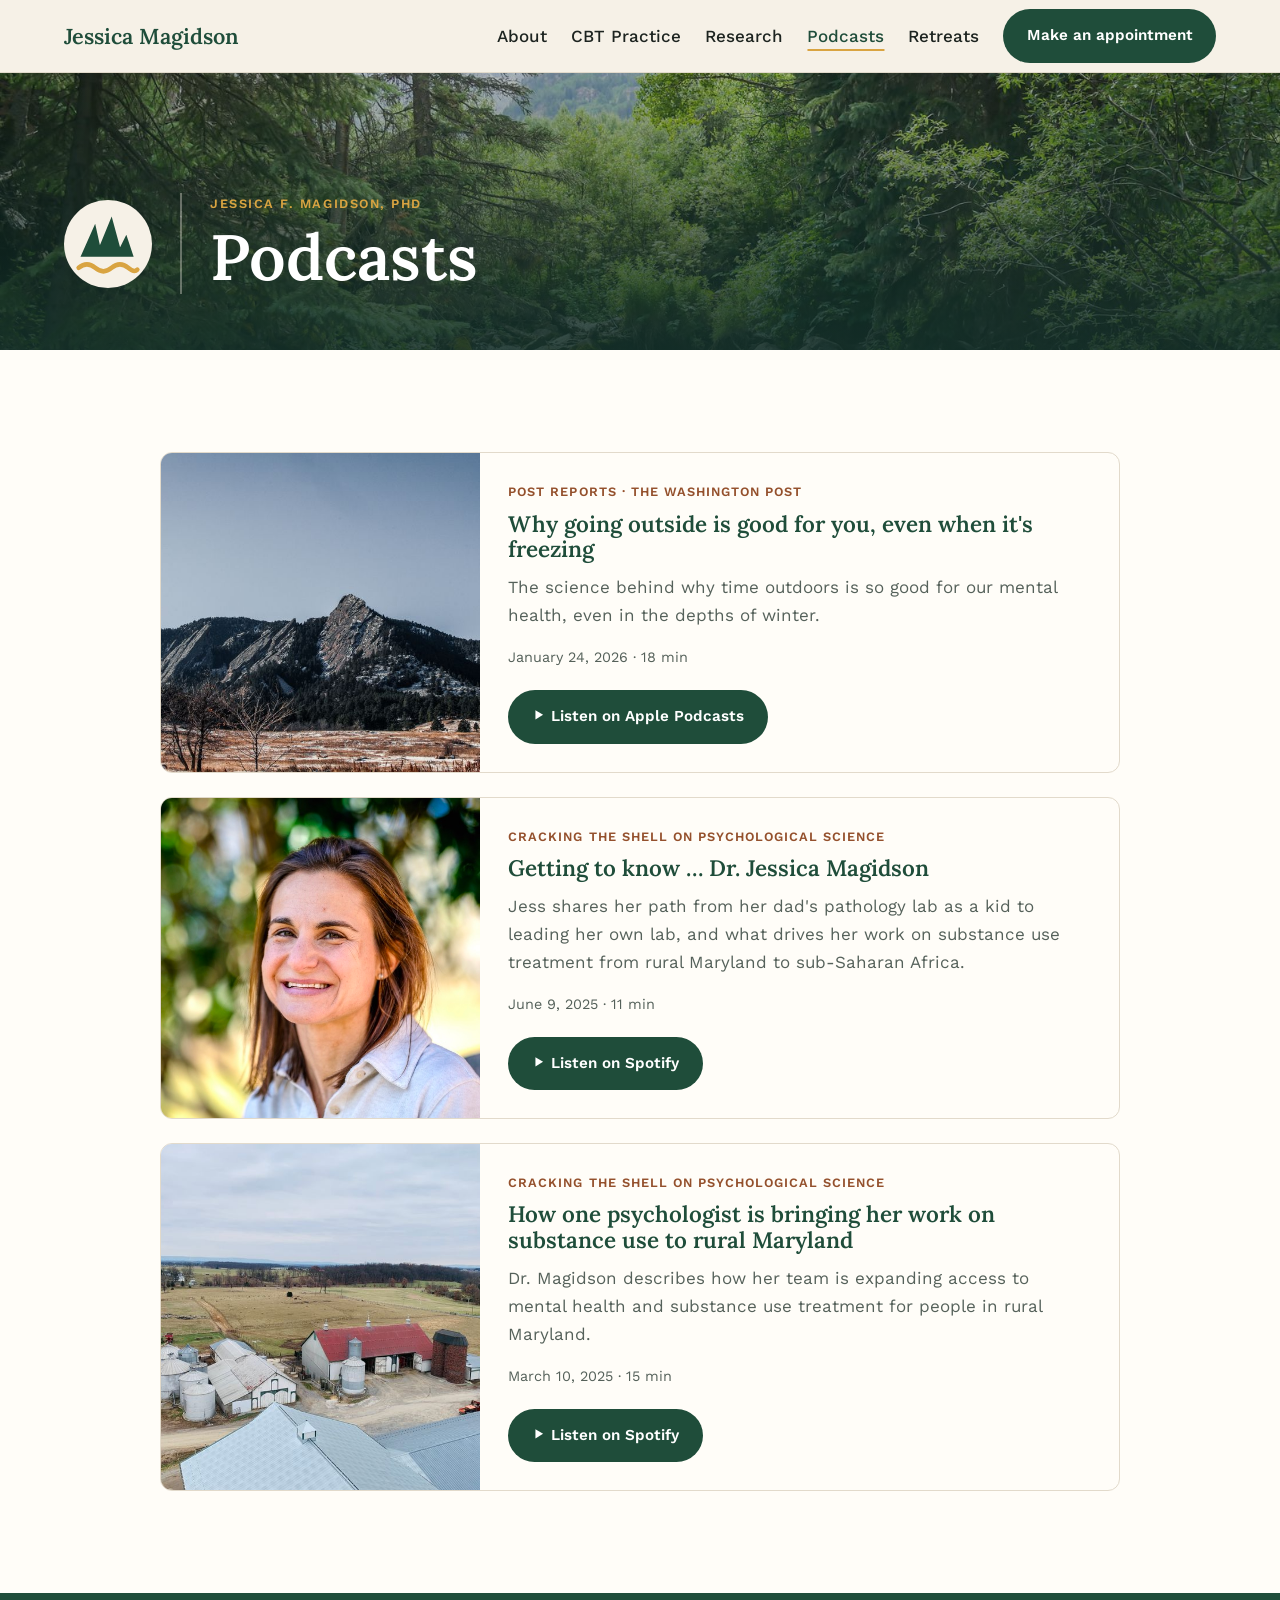
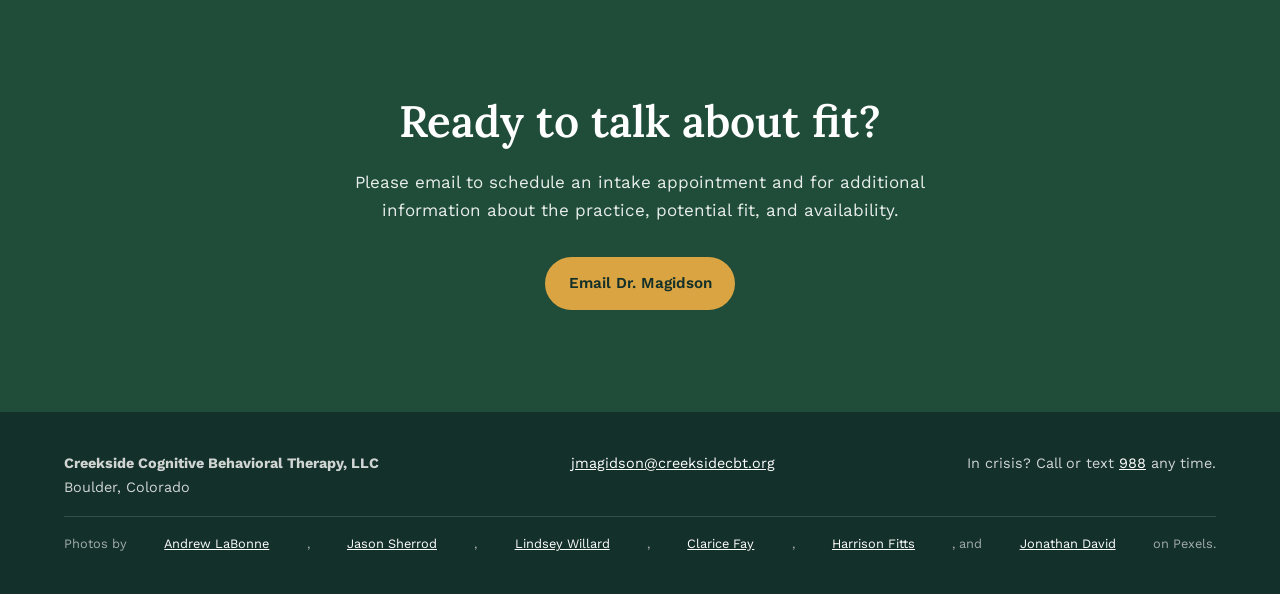
<file: podcasts/index.html>
<!doctype html>
<html lang="en">
<head>
  <meta charset="utf-8">
  <meta name="viewport" content="width=device-width, initial-scale=1">
  <title>Podcasts | Creekside CBT</title>
  <meta name="description" content="Recommended podcasts from Creekside CBT in Boulder, Colorado.">
  <link rel="canonical" href="https://creeksidecognitivebehavioraltherapy.org/podcasts/">
  <meta property="og:type" content="website">
  <meta property="og:site_name" content="Creekside CBT">
  <meta property="og:title" content="Podcasts | Creekside CBT">
  <meta property="og:description" content="Recommended podcasts from Creekside CBT in Boulder, Colorado.">
  <meta property="og:url" content="https://creeksidecognitivebehavioraltherapy.org/podcasts/">
  <meta property="og:image" content="https://creeksidecognitivebehavioraltherapy.org/images/mountain-creek-800.jpg">
  <link rel="icon" href="../favicon.svg" type="image/svg+xml">
  <link rel="preconnect" href="https://fonts.googleapis.com">
  <link rel="preconnect" href="https://fonts.gstatic.com" crossorigin>
  <link href="https://fonts.googleapis.com/css2?family=Lora:ital,wght@0,500;0,600;1,500&family=Work+Sans:wght@400;500;600&display=swap" rel="stylesheet">
  <link rel="stylesheet" href="../css/styles.css">
</head>
<body>
  <a class="skip-link" href="#main">Skip to content</a>

  <header class="site-header">
    <div class="container header-inner">
      <a class="brand" href="../" aria-label="Jessica Magidson, home">
        <span class="brand-text">
          <span class="brand-name">Jessica Magidson</span>
        </span>
      </a>

      <button class="nav-toggle" type="button" aria-expanded="false" aria-controls="site-menu">
        <span class="visually-hidden">Menu</span>
        <span class="nav-toggle-bar" aria-hidden="true"></span>
      </button>

      <nav class="site-nav" id="site-menu" aria-label="Main">
        <ul>
          <li><a href="../">About</a></li>
          <li><a href="../cbt-practice/">CBT Practice</a></li>
          <li><a href="../research/">Research</a></li>
          <li><a href="../podcasts/" aria-current="page">Podcasts</a></li>
          <li><a href="../retreats/">Retreats</a></li>
        </ul>
        <a class="button button-primary" href="mailto:jmagidson@creeksidecbt.org?subject=Intake%20appointment%20request">Make an appointment</a>
      </nav>
    </div>
  </header>

  <main id="main">
    <header class="page-hero page-hero-brand">
      <img class="page-hero-image" src="../images/mountain-creek.jpg" alt="">
      <div class="container">
        <svg class="page-hero-mark" viewBox="0 0 48 48" aria-hidden="true">
          <circle cx="24" cy="24" r="24" fill="#F6F1E7"/>
          <path d="M9 31 17 13l4 18Z M17 31 26 9l6 22Z M28 31l6-12 4 12Z" fill="currentColor"/>
          <path d="M8 37c3-2.5 6-2.5 9 0s6 2.5 9 0 6-2.5 9 0 4 2 5 1" fill="none" stroke="#D9A441" stroke-width="2.5" stroke-linecap="round"/>
        </svg>
        <span class="page-hero-divider" aria-hidden="true"></span>
        <div>
          <p class="eyebrow">Jessica F. Magidson, PhD</p>
          <h1>Podcasts</h1>
        </div>
      </div>
    </header>

    <section class="section" aria-labelledby="episodes-title">
      <div class="container">
        <h2 id="episodes-title" class="visually-hidden">Episodes</h2>
        <ul class="episode-list">
          <li class="episode">
            <img src="../images/winter-flatirons-800.jpg" alt="The Flatirons above a snowy meadow in Boulder" width="800" height="533" loading="lazy">
            <div class="episode-body">
              <p class="episode-show">Post Reports · The Washington Post</p>
              <h3>Why going outside is good for you, even when it's freezing</h3>
              <p class="episode-summary">The science behind why time outdoors is so good for our mental health, even in the depths of winter.</p>
              <p class="episode-meta">January 24, 2026 · 18 min</p>
              <a class="button button-primary" href="https://podcasts.apple.com/us/podcast/why-going-outside-is-good-for-you-even-when-its-freezing/id1444873564?i=1000746389567">
                <svg class="button-icon" viewBox="0 0 16 16" aria-hidden="true"><path d="M4 2.5v11l9-5.5Z"/></svg>Listen on Apple Podcasts
              </a>
            </div>
          </li>
          <li class="episode">
            <img src="../images/jess-portrait-600.jpg" alt="Jessica Magidson smiling outdoors in front of trees" width="600" height="750" loading="lazy">
            <div class="episode-body">
              <p class="episode-show">Cracking the Shell on Psychological Science</p>
              <h3>Getting to know … Dr. Jessica Magidson</h3>
              <p class="episode-summary">Jess shares her path from her dad's pathology lab as a kid to leading her own lab, and what drives her work on substance use treatment from rural Maryland to sub-Saharan Africa.</p>
              <p class="episode-meta">June 9, 2025 · 11 min</p>
              <a class="button button-primary" href="https://open.spotify.com/episode/2CICg4A9pvrG2brwrFVeq0">
                <svg class="button-icon" viewBox="0 0 16 16" aria-hidden="true"><path d="M4 2.5v11l9-5.5Z"/></svg>Listen on Spotify
              </a>
            </div>
          </li>
          <li class="episode">
            <img src="../images/maryland-farm-800.jpg" alt="Barns and silos on a farm in rural Maryland" width="800" height="600" loading="lazy">
            <div class="episode-body">
              <p class="episode-show">Cracking the Shell on Psychological Science</p>
              <h3>How one psychologist is bringing her work on substance use to rural Maryland</h3>
              <p class="episode-summary">Dr. Magidson describes how her team is expanding access to mental health and substance use treatment for people in rural Maryland.</p>
              <p class="episode-meta">March 10, 2025 · 15 min</p>
              <a class="button button-primary" href="https://open.spotify.com/episode/1D8dxA3N06hBiVbAlKFkW0">
                <svg class="button-icon" viewBox="0 0 16 16" aria-hidden="true"><path d="M4 2.5v11l9-5.5Z"/></svg>Listen on Spotify
              </a>
            </div>
          </li>
        </ul>
      </div>
    </section>

    <section class="cta-band" aria-labelledby="cta-title">
      <div class="container cta-inner">
        <h2 id="cta-title">Ready to talk about fit?</h2>
        <p>Please email to schedule an intake appointment and for additional information about the practice, potential fit, and availability.</p>
        <a class="button button-accent" href="mailto:jmagidson@creeksidecbt.org?subject=Intake%20appointment%20request">Email Dr. Magidson</a>
      </div>
    </section>
  </main>

  <footer class="site-footer">
    <div class="container footer-inner">
      <p><strong>Creekside Cognitive Behavioral Therapy, LLC</strong><br>Boulder, Colorado</p>
      <p><a href="mailto:jmagidson@creeksidecbt.org">jmagidson@creeksidecbt.org</a></p>
      <p>In crisis? Call or text <a href="tel:988">988</a> any time.</p>
      <p class="credits">Photos by <a href="https://www.pexels.com/@drewbiez/">Andrew LaBonne</a>, <a href="https://www.pexels.com/@jason-sherrod-459205395/">Jason Sherrod</a>, <a href="https://www.pexels.com/@creativelindseyphotos/">Lindsey Willard</a>, <a href="https://www.pexels.com/@clarice-fay-501821792/">Clarice Fay</a>, <a href="https://www.pexels.com/@harrison-fitts-104747670/">Harrison Fitts</a>, and <a href="https://www.pexels.com/@jonathan-david-1312107/">Jonathan David</a> on Pexels.</p>
    </div>
  </footer>

  <script src="../js/nav.js" defer></script>
</body>
</html>
</file>
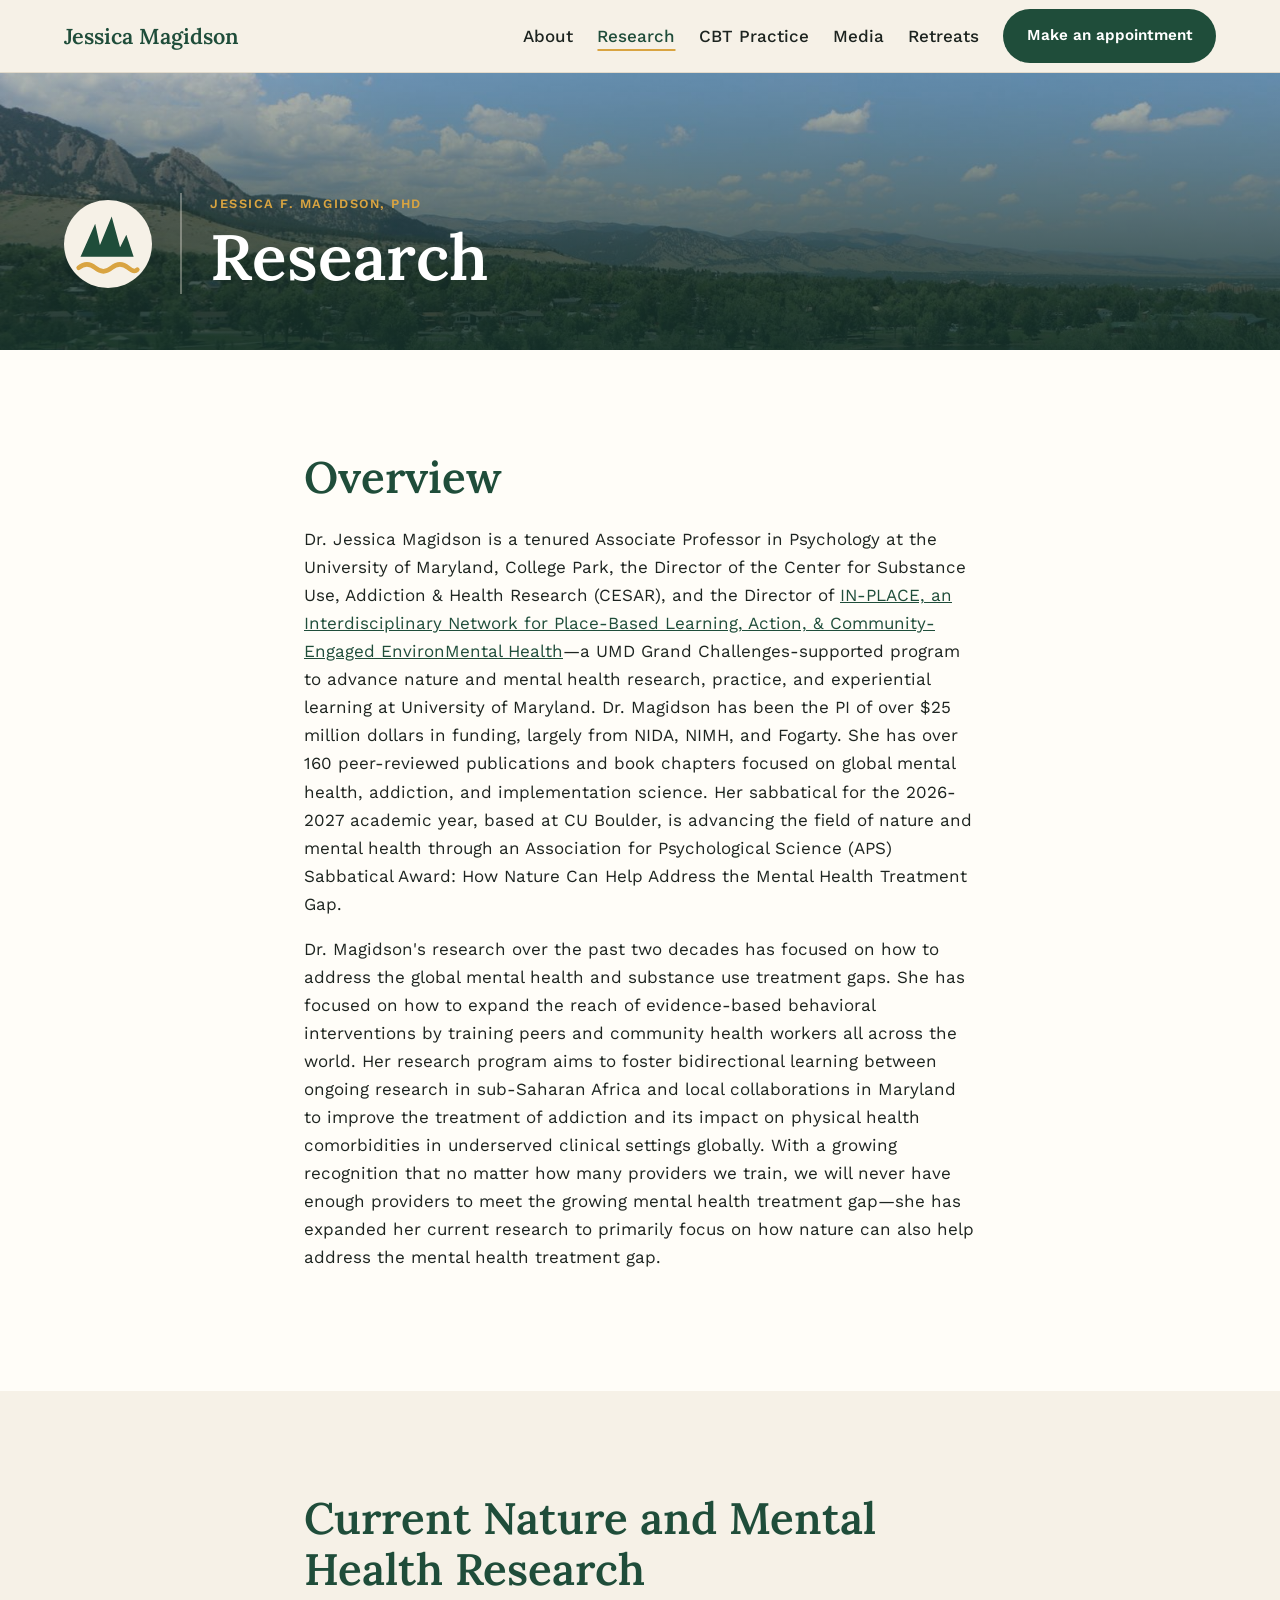
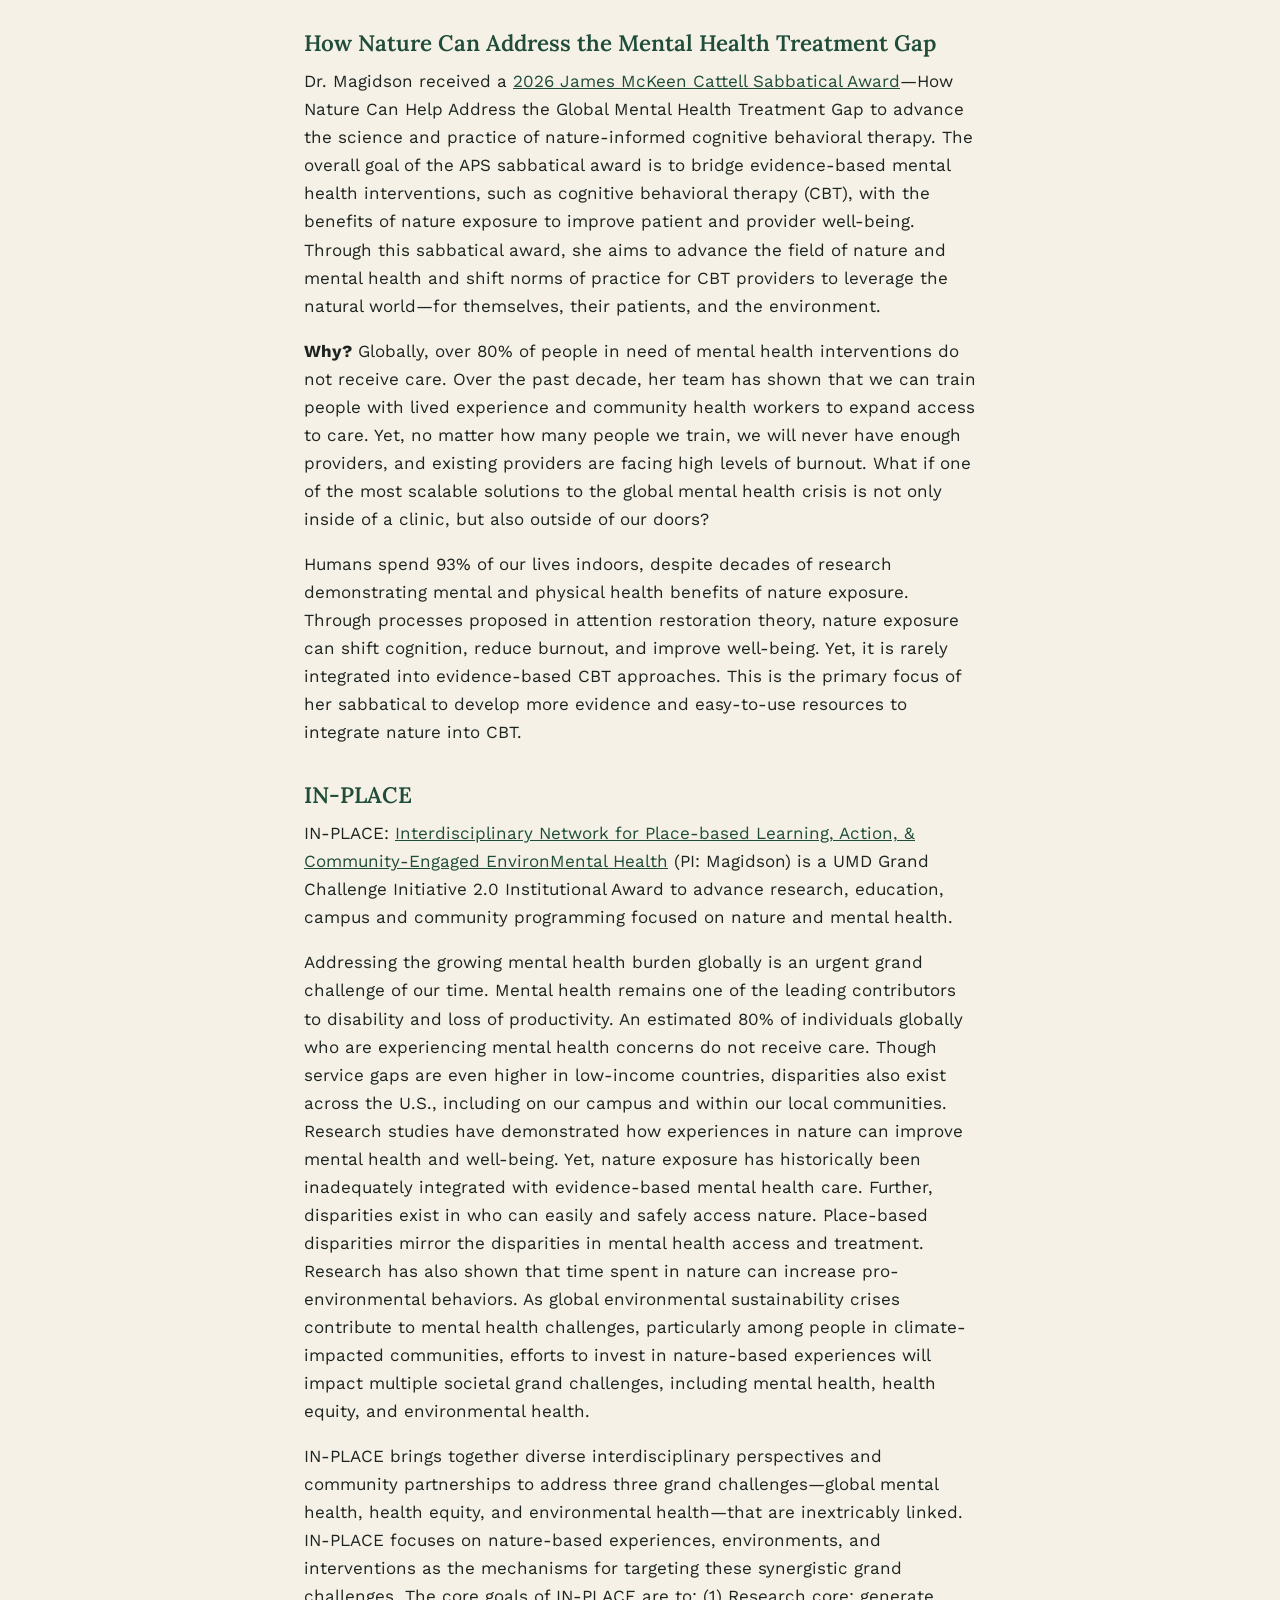
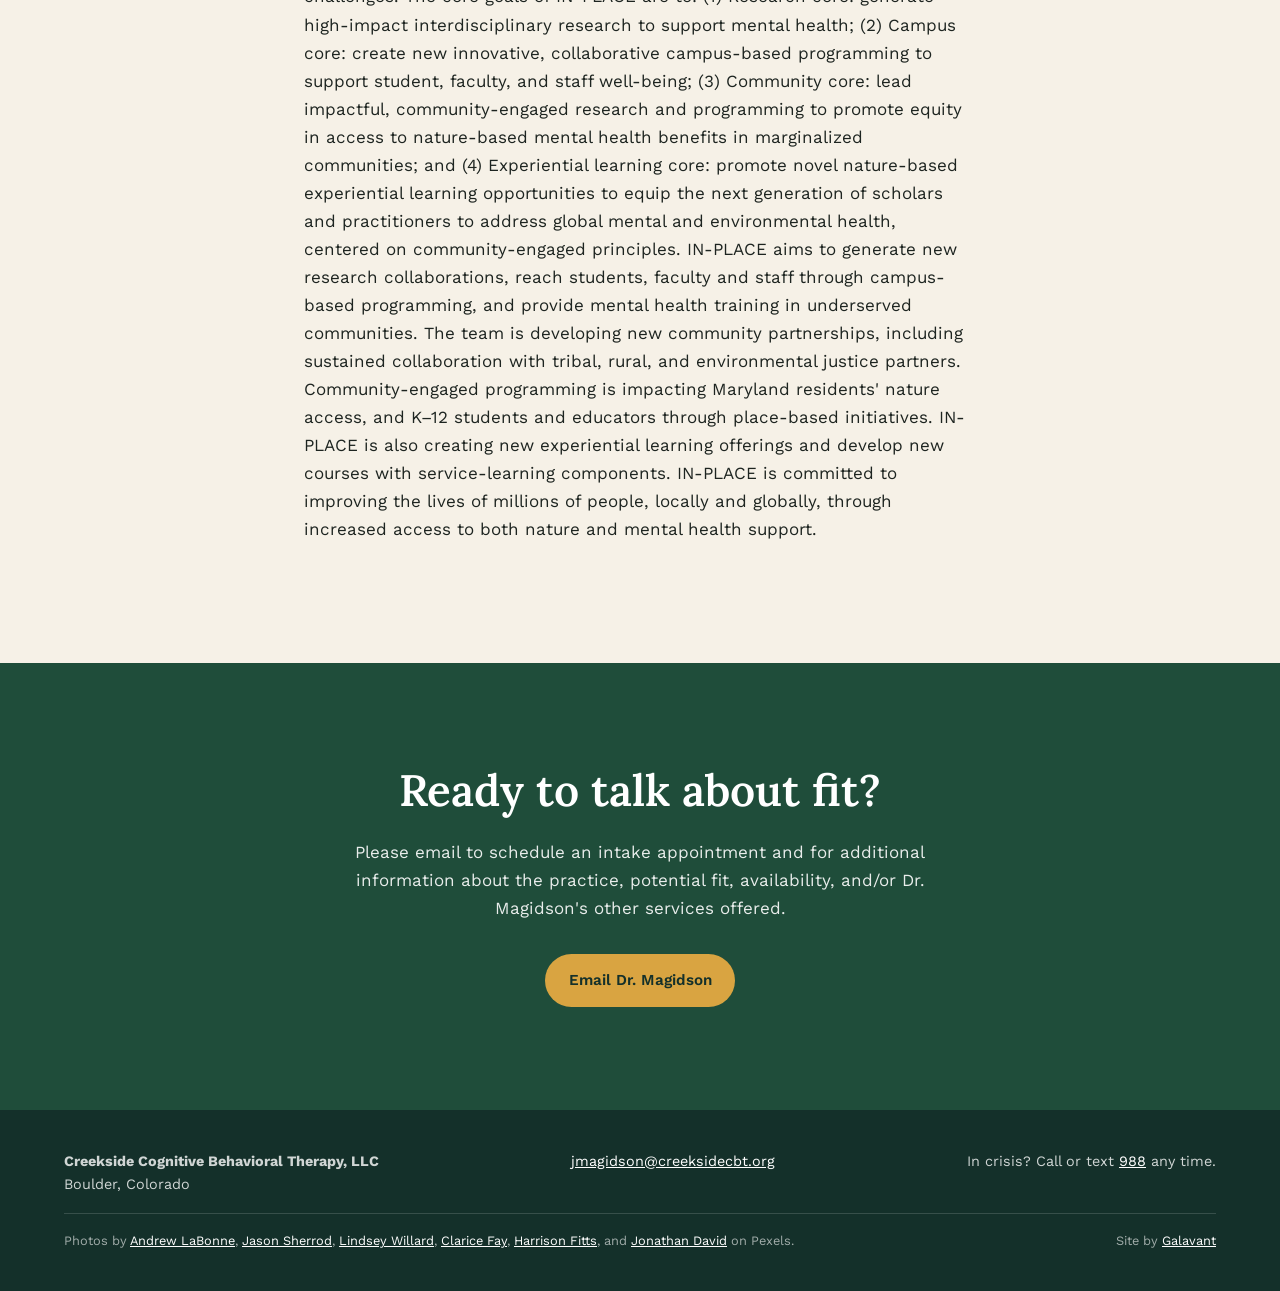
<file: research/index.html>
<!doctype html>
<html lang="en">
<head>
  <meta charset="utf-8">
  <meta name="viewport" content="width=device-width, initial-scale=1">
  <title>Research | Creekside CBT</title>
  <meta name="description" content="Research by Jessica F. Magidson, PhD, Creekside CBT in Boulder, Colorado.">
  <link rel="canonical" href="https://jessicamagidson.com/research/">
  <meta property="og:type" content="website">
  <meta property="og:site_name" content="Creekside CBT">
  <meta property="og:title" content="Research | Creekside CBT">
  <meta property="og:description" content="Research by Jessica F. Magidson, PhD, Creekside CBT in Boulder, Colorado.">
  <meta property="og:url" content="https://jessicamagidson.com/research/">
  <meta property="og:image" content="https://jessicamagidson.com/images/share-card.jpg">
  <meta property="og:image:width" content="1200">
  <meta property="og:image:height" content="630">
  <meta property="og:image:alt" content="Creekside CBT: Jessica F. Magidson, PhD, outdoor cognitive behavioral therapy in Boulder, Colorado, over a photo of the Flatirons.">
  <meta property="og:locale" content="en_US">
  <meta name="twitter:card" content="summary_large_image">
  <link rel="icon" href="../favicon.svg" type="image/svg+xml">
  <link rel="icon" href="../favicon-32.png" type="image/png" sizes="32x32">
  <link rel="apple-touch-icon" href="../apple-touch-icon.png">
  <meta name="theme-color" content="#1f4d3a">
  <link rel="preconnect" href="https://fonts.googleapis.com">
  <link rel="preconnect" href="https://fonts.gstatic.com" crossorigin>
  <link href="https://fonts.googleapis.com/css2?family=Lora:ital,wght@0,500;0,600;1,500&family=Work+Sans:wght@400;500;600&display=swap" rel="stylesheet">
  <link rel="stylesheet" href="../css/styles.css">
</head>
<body>
  <a class="skip-link" href="#main">Skip to content</a>

  <header class="site-header">
    <div class="container header-inner">
      <a class="brand" href="../" aria-label="Jessica Magidson, home">
        <span class="brand-text">
          <span class="brand-name">Jessica Magidson</span>
        </span>
      </a>

      <button class="nav-toggle" type="button" aria-expanded="false" aria-controls="site-menu">
        <span class="visually-hidden">Menu</span>
        <span class="nav-toggle-bar" aria-hidden="true"></span>
      </button>

      <nav class="site-nav" id="site-menu" aria-label="Main">
        <ul>
          <li><a href="../">About</a></li>
          <li><a href="../research/" aria-current="page">Research</a></li>
          <li><a href="../cbt-practice/">CBT Practice</a></li>
          <li><a href="../media/">Media</a></li>
          <li><a href="../retreats/">Retreats</a></li>
        </ul>
        <a class="button button-primary" href="mailto:jmagidson@creeksidecbt.org?subject=Intake%20appointment%20request">Make an appointment</a>
      </nav>
    </div>
  </header>

  <main id="main">
    <header class="page-hero page-hero-brand">
      <img class="page-hero-image" src="../images/boulder-lake.jpg" alt="">
      <div class="container">
        <svg class="page-hero-mark" viewBox="0 0 48 48" aria-hidden="true">
          <circle cx="24" cy="24" r="24" fill="#F6F1E7"/>
          <path d="M9 31 17 13l4 18Z M17 31 26 9l6 22Z M28 31l6-12 4 12Z" fill="currentColor"/>
          <path d="M8 37c3-2.5 6-2.5 9 0s6 2.5 9 0 6-2.5 9 0 4 2 5 1" fill="none" stroke="#D9A441" stroke-width="2.5" stroke-linecap="round"/>
        </svg>
        <span class="page-hero-divider" aria-hidden="true"></span>
        <div>
          <p class="eyebrow">Jessica F. Magidson, PhD</p>
          <h1>Research</h1>
        </div>
      </div>
    </header>

    <section class="section" aria-labelledby="overview-title">
      <div class="container prose">
        <h2 id="overview-title" class="section-title">Overview</h2>
        <p>Dr. Jessica Magidson is a tenured Associate Professor in Psychology at the University of Maryland, College Park, the Director of the Center for Substance Use, Addiction &amp; Health Research (CESAR), and the Director of <a href="https://research.umd.edu/grand-challenges-grants/grand-challenges-2/institutional-grants-2.0/in-place">IN-PLACE, an Interdisciplinary Network for Place-Based Learning, Action, &amp; Community-Engaged EnvironMental Health</a>—a UMD Grand Challenges-supported program to advance nature and mental health research, practice, and experiential learning at University of Maryland. Dr. Magidson has been the PI of over $25 million dollars in funding, largely from NIDA, NIMH, and Fogarty. She has over 160 peer-reviewed publications and book chapters focused on global mental health, addiction, and implementation science. Her sabbatical for the 2026-2027 academic year, based at CU Boulder, is advancing the field of nature and mental health through an Association for Psychological Science (APS) Sabbatical Award: How Nature Can Help Address the Mental Health Treatment Gap.</p>
        <p>Dr. Magidson's research over the past two decades has focused on how to address the global mental health and substance use treatment gaps. She has focused on how to expand the reach of evidence-based behavioral interventions by training peers and community health workers all across the world. Her research program aims to foster bidirectional learning between ongoing research in sub-Saharan Africa and local collaborations in Maryland to improve the treatment of addiction and its impact on physical health comorbidities in underserved clinical settings globally. With a growing recognition that no matter how many providers we train, we will never have enough providers to meet the growing mental health treatment gap—she has expanded her current research to primarily focus on how nature can also help address the mental health treatment gap.</p>
      </div>
    </section>

    <section class="section section-alt" aria-labelledby="current-title">
      <div class="container prose">
        <h2 id="current-title" class="section-title">Current Nature and Mental Health Research</h2>

        <h3>How Nature Can Address the Mental Health Treatment Gap</h3>
        <p>Dr. Magidson received a <a href="https://www.psychologicalscience.org/publications/observer/2026-cattell-sabbatical.html">2026 James McKeen Cattell Sabbatical Award</a>—How Nature Can Help Address the Global Mental Health Treatment Gap to advance the science and practice of nature-informed cognitive behavioral therapy. The overall goal of the APS sabbatical award is to bridge evidence-based mental health interventions, such as cognitive behavioral therapy (CBT), with the benefits of nature exposure to improve patient and provider well-being. Through this sabbatical award, she aims to advance the field of nature and mental health and shift norms of practice for CBT providers to leverage the natural world—for themselves, their patients, and the environment.</p>
        <p><strong>Why?</strong> Globally, over 80% of people in need of mental health interventions do not receive care. Over the past decade, her team has shown that we can train people with lived experience and community health workers to expand access to care. Yet, no matter how many people we train, we will never have enough providers, and existing providers are facing high levels of burnout. What if one of the most scalable solutions to the global mental health crisis is not only inside of a clinic, but also outside of our doors?</p>
        <p>Humans spend 93% of our lives indoors, despite decades of research demonstrating mental and physical health benefits of nature exposure. Through processes proposed in attention restoration theory, nature exposure can shift cognition, reduce burnout, and improve well-being. Yet, it is rarely integrated into evidence-based CBT approaches. This is the primary focus of her sabbatical to develop more evidence and easy-to-use resources to integrate nature into CBT.</p>
        <h3>IN-PLACE</h3>
        <p>IN-PLACE: <a href="https://research.umd.edu/grand-challenges-grants/grand-challenges-2/institutional-grants-2.0/in-place">Interdisciplinary Network for Place-based Learning, Action, &amp; Community-Engaged EnvironMental Health</a> (PI: Magidson) is a UMD Grand Challenge Initiative 2.0 Institutional Award to advance research, education, campus and community programming focused on nature and mental health.</p>
        <p>Addressing the growing mental health burden globally is an urgent grand challenge of our time. Mental health remains one of the leading contributors to disability and loss of productivity. An estimated 80% of individuals globally who are experiencing mental health concerns do not receive care. Though service gaps are even higher in low-income countries, disparities also exist across the U.S., including on our campus and within our local communities. Research studies have demonstrated how experiences in nature can improve mental health and well-being. Yet, nature exposure has historically been inadequately integrated with evidence-based mental health care. Further, disparities exist in who can easily and safely access nature. Place-based disparities mirror the disparities in mental health access and treatment. Research has also shown that time spent in nature can increase pro-environmental behaviors. As global environmental sustainability crises contribute to mental health challenges, particularly among people in climate-impacted communities, efforts to invest in nature-based experiences will impact multiple societal grand challenges, including mental health, health equity, and environmental health.</p>
        <p>IN-PLACE brings together diverse interdisciplinary perspectives and community partnerships to address three grand challenges—global mental health, health equity, and environmental health—that are inextricably linked. IN-PLACE focuses on nature-based experiences, environments, and interventions as the mechanisms for targeting these synergistic grand challenges. The core goals of IN-PLACE are to: (1) Research core: generate high-impact interdisciplinary research to support mental health; (2) Campus core: create new innovative, collaborative campus-based programming to support student, faculty, and staff well-being; (3) Community core: lead impactful, community-engaged research and programming to promote equity in access to nature-based mental health benefits in marginalized communities; and (4) Experiential learning core: promote novel nature-based experiential learning opportunities to equip the next generation of scholars and practitioners to address global mental and environmental health, centered on community-engaged principles. IN-PLACE aims to generate new research collaborations, reach students, faculty and staff through campus-based programming, and provide mental health training in underserved communities. The team is developing new community partnerships, including sustained collaboration with tribal, rural, and environmental justice partners. Community-engaged programming is impacting Maryland residents' nature access, and K–12 students and educators through place-based initiatives. IN-PLACE is also creating new experiential learning offerings and develop new courses with service-learning components. IN-PLACE is committed to improving the lives of millions of people, locally and globally, through increased access to both nature and mental health support.</p>
      </div>
    </section>

    <section class="cta-band" aria-labelledby="cta-title">
      <div class="container cta-inner">
        <h2 id="cta-title">Ready to talk about fit?</h2>
        <p>Please email to schedule an intake appointment and for additional information about the practice, potential fit, availability, and/or Dr. Magidson's other services offered.</p>
        <a class="button button-accent" href="mailto:jmagidson@creeksidecbt.org?subject=Intake%20appointment%20request">Email Dr. Magidson</a>
      </div>
    </section>
  </main>

  <footer class="site-footer">
    <div class="container footer-inner">
      <p><strong>Creekside Cognitive Behavioral Therapy, LLC</strong><br>Boulder, Colorado</p>
      <p><a href="mailto:jmagidson@creeksidecbt.org">jmagidson@creeksidecbt.org</a></p>
      <p>In crisis? Call or text <a href="tel:988">988</a> any time.</p>
      <p class="credits"><span>Photos by <a href="https://www.pexels.com/@drewbiez/">Andrew LaBonne</a>, <a href="https://www.pexels.com/@jason-sherrod-459205395/">Jason Sherrod</a>, <a href="https://www.pexels.com/@creativelindseyphotos/">Lindsey Willard</a>, <a href="https://www.pexels.com/@clarice-fay-501821792/">Clarice Fay</a>, <a href="https://www.pexels.com/@harrison-fitts-104747670/">Harrison Fitts</a>, and <a href="https://www.pexels.com/@jonathan-david-1312107/">Jonathan David</a> on Pexels.</span> <span class="site-credit">Site by <a href="http://www.galavant.io">Galavant</a></span></p>
    </div>
  </footer>

  <script src="../js/nav.js" defer></script>
</body>
</html>
</file>
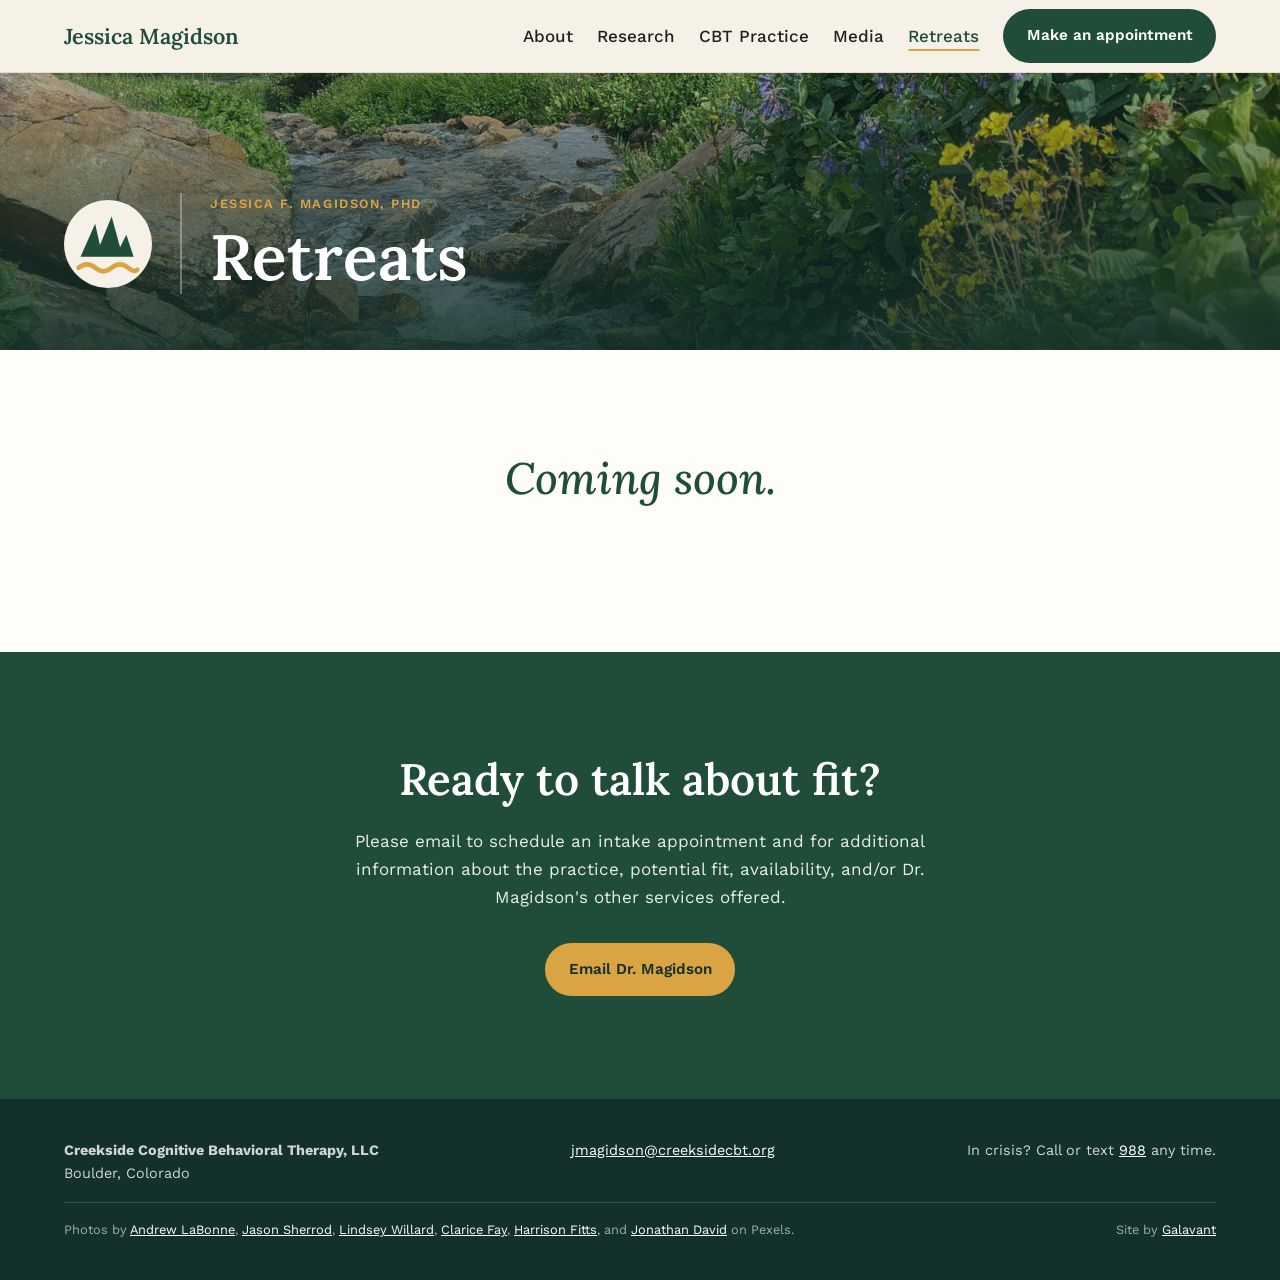
<file: retreats/index.html>
<!doctype html>
<html lang="en">
<head>
  <meta charset="utf-8">
  <meta name="viewport" content="width=device-width, initial-scale=1">
  <title>Retreats | Creekside CBT</title>
  <meta name="description" content="Retreats from Creekside CBT in Boulder, Colorado.">
  <link rel="canonical" href="https://jessicamagidson.com/retreats/">
  <meta property="og:type" content="website">
  <meta property="og:site_name" content="Creekside CBT">
  <meta property="og:title" content="Retreats | Creekside CBT">
  <meta property="og:description" content="Retreats from Creekside CBT in Boulder, Colorado.">
  <meta property="og:url" content="https://jessicamagidson.com/retreats/">
  <meta property="og:image" content="https://jessicamagidson.com/images/share-card.jpg">
  <meta property="og:image:width" content="1200">
  <meta property="og:image:height" content="630">
  <meta property="og:image:alt" content="Creekside CBT: Jessica F. Magidson, PhD, outdoor cognitive behavioral therapy in Boulder, Colorado, over a photo of the Flatirons.">
  <meta property="og:locale" content="en_US">
  <meta name="twitter:card" content="summary_large_image">
  <link rel="icon" href="../favicon.svg" type="image/svg+xml">
  <link rel="icon" href="../favicon-32.png" type="image/png" sizes="32x32">
  <link rel="apple-touch-icon" href="../apple-touch-icon.png">
  <meta name="theme-color" content="#1f4d3a">
  <link rel="preconnect" href="https://fonts.googleapis.com">
  <link rel="preconnect" href="https://fonts.gstatic.com" crossorigin>
  <link href="https://fonts.googleapis.com/css2?family=Lora:ital,wght@0,500;0,600;1,500&family=Work+Sans:wght@400;500;600&display=swap" rel="stylesheet">
  <link rel="stylesheet" href="../css/styles.css">
</head>
<body>
  <a class="skip-link" href="#main">Skip to content</a>

  <header class="site-header">
    <div class="container header-inner">
      <a class="brand" href="../" aria-label="Jessica Magidson, home">
        <span class="brand-text">
          <span class="brand-name">Jessica Magidson</span>
        </span>
      </a>

      <button class="nav-toggle" type="button" aria-expanded="false" aria-controls="site-menu">
        <span class="visually-hidden">Menu</span>
        <span class="nav-toggle-bar" aria-hidden="true"></span>
      </button>

      <nav class="site-nav" id="site-menu" aria-label="Main">
        <ul>
          <li><a href="../">About</a></li>
          <li><a href="../research/">Research</a></li>
          <li><a href="../cbt-practice/">CBT Practice</a></li>
          <li><a href="../media/">Media</a></li>
          <li><a href="../retreats/" aria-current="page">Retreats</a></li>
        </ul>
        <a class="button button-primary" href="mailto:jmagidson@creeksidecbt.org?subject=Intake%20appointment%20request">Make an appointment</a>
      </nav>
    </div>
  </header>

  <main id="main">
    <header class="page-hero page-hero-brand">
      <img class="page-hero-image" src="../images/alpine-creek.jpg" alt="">
      <div class="container">
        <svg class="page-hero-mark" viewBox="0 0 48 48" aria-hidden="true">
          <circle cx="24" cy="24" r="24" fill="#F6F1E7"/>
          <path d="M9 31 17 13l4 18Z M17 31 26 9l6 22Z M28 31l6-12 4 12Z" fill="currentColor"/>
          <path d="M8 37c3-2.5 6-2.5 9 0s6 2.5 9 0 6-2.5 9 0 4 2 5 1" fill="none" stroke="#D9A441" stroke-width="2.5" stroke-linecap="round"/>
        </svg>
        <span class="page-hero-divider" aria-hidden="true"></span>
        <div>
          <p class="eyebrow">Jessica F. Magidson, PhD</p>
          <h1>Retreats</h1>
        </div>
      </div>
    </header>

    <section class="section">
      <div class="container coming-soon">
        <p>Coming soon.</p>
      </div>
    </section>

    <section class="cta-band" aria-labelledby="cta-title">
      <div class="container cta-inner">
        <h2 id="cta-title">Ready to talk about fit?</h2>
        <p>Please email to schedule an intake appointment and for additional information about the practice, potential fit, availability, and/or Dr. Magidson's other services offered.</p>
        <a class="button button-accent" href="mailto:jmagidson@creeksidecbt.org?subject=Intake%20appointment%20request">Email Dr. Magidson</a>
      </div>
    </section>
  </main>

  <footer class="site-footer">
    <div class="container footer-inner">
      <p><strong>Creekside Cognitive Behavioral Therapy, LLC</strong><br>Boulder, Colorado</p>
      <p><a href="mailto:jmagidson@creeksidecbt.org">jmagidson@creeksidecbt.org</a></p>
      <p>In crisis? Call or text <a href="tel:988">988</a> any time.</p>
      <p class="credits"><span>Photos by <a href="https://www.pexels.com/@drewbiez/">Andrew LaBonne</a>, <a href="https://www.pexels.com/@jason-sherrod-459205395/">Jason Sherrod</a>, <a href="https://www.pexels.com/@creativelindseyphotos/">Lindsey Willard</a>, <a href="https://www.pexels.com/@clarice-fay-501821792/">Clarice Fay</a>, <a href="https://www.pexels.com/@harrison-fitts-104747670/">Harrison Fitts</a>, and <a href="https://www.pexels.com/@jonathan-david-1312107/">Jonathan David</a> on Pexels.</span> <span class="site-credit">Site by <a href="http://www.galavant.io">Galavant</a></span></p>
    </div>
  </footer>

  <script src="../js/nav.js" defer></script>
</body>
</html>
</file>
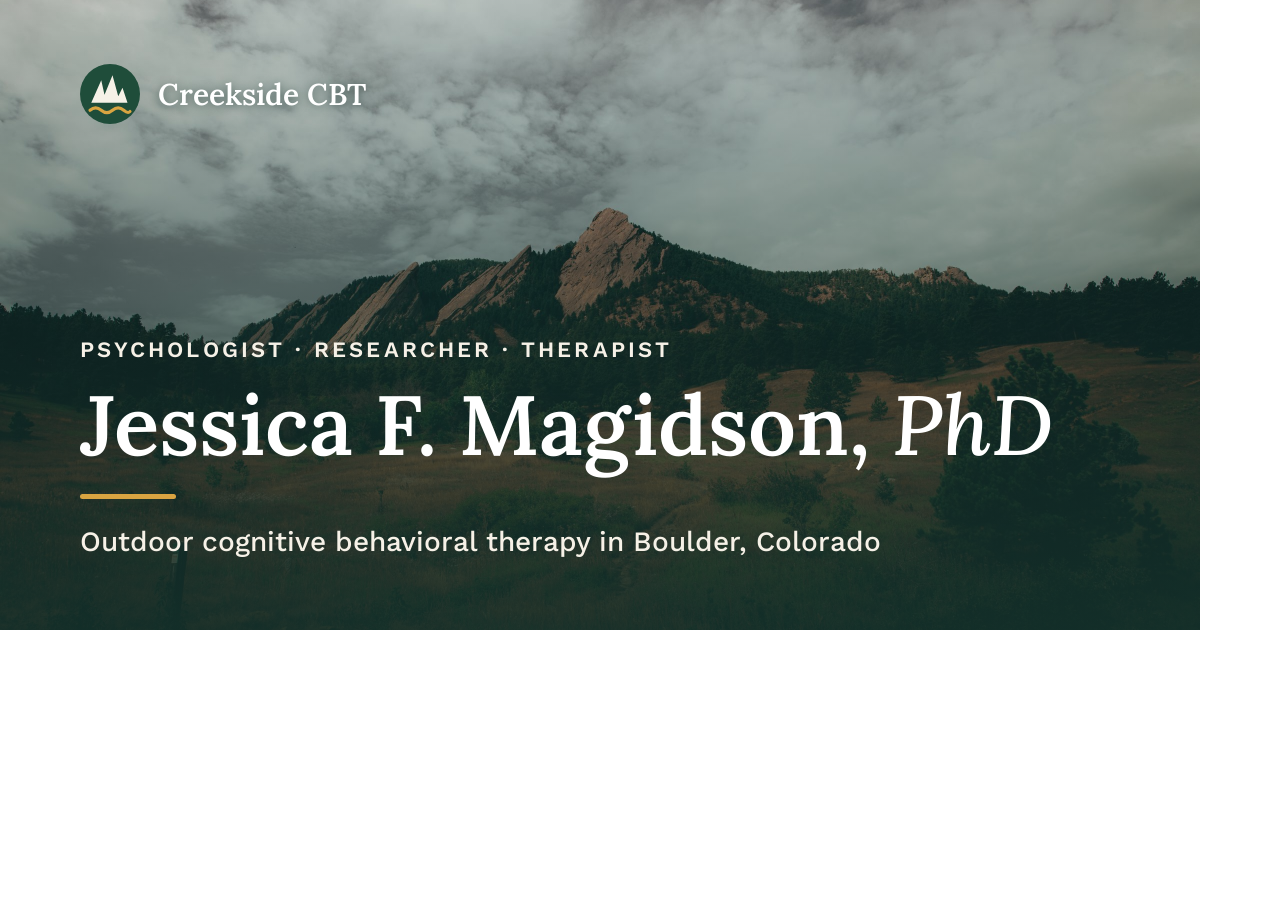
<file: tools/share-card.html>
<!doctype html>
<html lang="en">
<head>
  <meta charset="utf-8">
  <meta name="robots" content="noindex">
  <title>Share card source</title>
  <!--
    Source for images/share-card.jpg (the 1200x630 link-preview image).
    To regenerate after changing the photo or text, run from the repo root:
      tools/render-share-card.sh
  -->
  <link href="https://fonts.googleapis.com/css2?family=Lora:ital,wght@0,500;0,600;1,500&family=Work+Sans:wght@500;600&display=swap" rel="stylesheet">
  <style>
    html, body { margin: 0; width: 1200px; height: 630px; overflow: hidden; }
    .card {
      position: relative;
      box-sizing: border-box;
      width: 1200px;
      height: 630px;
      padding: 72px 80px;
      display: flex;
      flex-direction: column;
      justify-content: flex-end;
      color: #fff;
      background:
        linear-gradient(to top, rgb(20 48 42 / 0.92), rgb(20 48 42 / 0.5) 55%, rgb(20 48 42 / 0.15)),
        url("../images/flatirons-hero.jpg") center 40% / cover;
      font-family: "Work Sans", system-ui, sans-serif;
    }
    .brand {
      position: absolute;
      top: 64px;
      left: 80px;
      display: flex;
      align-items: center;
      gap: 18px;
      font: 600 30px/1 "Lora", Georgia, serif;
      text-shadow: 0 1px 10px rgb(20 48 42 / 0.6);
    }
    .brand img { width: 60px; height: 60px; }
    .eyebrow {
      margin: 0 0 18px;
      color: #f6f1e7;
      font-size: 22px;
      font-weight: 600;
      letter-spacing: 0.14em;
      text-transform: uppercase;
    }
    h1 {
      margin: 0 0 26px;
      font: 600 84px/1.05 "Lora", Georgia, serif;
    }
    h1 em { font-weight: 500; }
    .rule { width: 96px; height: 5px; margin-bottom: 26px; border-radius: 3px; background: #d9a441; }
    .tagline { margin: 0; font-size: 28px; font-weight: 500; color: #f6f1e7; }
  </style>
</head>
<body>
  <div class="card">
    <div class="brand"><img src="../favicon.svg" alt=""> Creekside CBT</div>
    <p class="eyebrow">Psychologist · Researcher · Therapist</p>
    <h1>Jessica F. Magidson, <em>PhD</em></h1>
    <div class="rule"></div>
    <p class="tagline">Outdoor cognitive behavioral therapy in Boulder, Colorado</p>
  </div>
</body>
</html>
</file>
<file: css/styles.css>
/* Creekside CBT
   Forest green, Flatiron sandstone, and meadow gold. */

/* ---------- Tokens ---------- */

:root {
  --color-forest: #1f4d3a;
  --color-pine: #14302a;
  --color-sandstone: #b5653a;
  --color-sandstone-dark: #94502c;
  --color-gold: #d9a441;
  --color-cream: #f6f1e7;
  --color-paper: #fffdf8;
  --color-ink: #1d2420;
  --color-muted: #55615a;
  --color-line: #e2dacb;

  --font-heading: "Lora", Georgia, serif;
  --font-body: "Work Sans", system-ui, sans-serif;

  --radius: 0.75rem;
  --space: clamp(4rem, 8vw, 7rem);
  --container: 72rem;
  --measure: 42rem;
  --header-height: 4.5rem;
}

/* ---------- Base ---------- */

*,
*::before,
*::after { box-sizing: border-box; }

html { scroll-padding-top: calc(var(--header-height) + 1rem); }

body {
  margin: 0;
  background: var(--color-paper);
  color: var(--color-ink);
  font: 400 1.0625rem/1.65 var(--font-body);
}

img { display: block; max-width: 100%; height: auto; }

h1, h2, h3 {
  font-family: var(--font-heading);
  font-weight: 600;
  line-height: 1.15;
  margin: 0 0 0.5em;
}

p { margin: 0 0 1em; }

a { color: var(--color-forest); }
a:hover { color: var(--color-sandstone-dark); }

:focus-visible { outline: 3px solid var(--color-gold); outline-offset: 3px; }

@media (prefers-reduced-motion: reduce) {
  * { transition: none !important; }
}

/* ---------- Utilities ---------- */

.container {
  width: min(100% - 2rem, var(--container));
  margin-inline: auto;
}

.visually-hidden {
  position: absolute;
  width: 1px;
  height: 1px;
  overflow: hidden;
  clip-path: inset(50%);
  white-space: nowrap;
}

.skip-link {
  position: absolute;
  left: 1rem;
  top: -3rem;
  z-index: 10;
  padding: 0.5rem 1rem;
  background: var(--color-ink);
  color: #fff;
}
.skip-link:focus { top: 1rem; }

/* ---------- Buttons & links ---------- */

.button {
  display: inline-block;
  padding: 0.8em 1.4em;
  border: 2px solid transparent;
  border-radius: 999px;
  font-weight: 600;
  font-size: 0.95rem;
  text-decoration: none;
  transition: background-color 0.2s, color 0.2s;
}
.button-primary { background: var(--color-forest); color: #fff; }
.button-primary:hover { background: var(--color-pine); color: #fff; }
.button-accent { background: var(--color-gold); color: var(--color-pine); }
.button-accent:hover { background: #e6b65c; color: var(--color-pine); }
.button-ghost { border-color: rgb(255 255 255 / 0.8); color: #fff; }
.button-ghost:hover { background: rgb(255 255 255 / 0.12); color: #fff; }

.button-row { display: flex; flex-wrap: wrap; gap: 0.75rem; }

.eyebrow {
  margin-bottom: 0.75rem;
  font-size: 0.8rem;
  font-weight: 600;
  letter-spacing: 0.12em;
  text-transform: uppercase;
  color: var(--color-sandstone-dark);
}

.text-link { font-weight: 600; }
.text-link::after { content: " →"; }

/* ---------- Header ---------- */

.site-header {
  position: sticky;
  top: 0;
  z-index: 5;
  background: var(--color-cream);
  border-bottom: 1px solid var(--color-line);
}

.header-inner {
  display: flex;
  align-items: center;
  justify-content: space-between;
  gap: 1rem;
  min-height: var(--header-height);
}

.brand {
  display: flex;
  align-items: center;
  gap: 0.65rem;
  flex: none;
  color: var(--color-forest);
  text-decoration: none;
  white-space: nowrap;
}
.brand:hover { color: var(--color-forest); }
.brand-mark { width: 2.75rem; height: 2.75rem; flex: none; }
.brand-text { display: grid; line-height: 1.15; }
.brand-name { font: 600 1.35rem var(--font-heading); }
.brand-sub {
  font-size: 0.68rem;
  letter-spacing: 0.1em;
  text-transform: uppercase;
  color: var(--color-muted);
}

.site-nav { display: flex; align-items: center; gap: 1.5rem; white-space: nowrap; }
.site-nav ul {
  display: flex;
  gap: 1.5rem;
  margin: 0;
  padding: 0;
  list-style: none;
}
.site-nav ul a {
  color: var(--color-ink);
  font-weight: 500;
  text-decoration: none;
}
.site-nav ul a:hover { color: var(--color-sandstone-dark); }
.site-nav ul a[aria-current="page"] {
  color: var(--color-forest);
  text-decoration: underline;
  text-decoration-color: var(--color-gold);
  text-decoration-thickness: 2px;
  text-underline-offset: 0.4em;
}

.nav-toggle { display: none; }

@media (max-width: 62rem) {
  .nav-toggle {
    display: grid;
    place-items: center;
    width: 2.75rem;
    height: 2.75rem;
    border: 0;
    background: none;
    cursor: pointer;
  }
  .nav-toggle-bar,
  .nav-toggle-bar::before,
  .nav-toggle-bar::after {
    position: relative;
    display: block;
    width: 1.5rem;
    height: 2px;
    background: var(--color-forest);
    content: "";
  }
  .nav-toggle-bar::before { position: absolute; top: -7px; }
  .nav-toggle-bar::after { position: absolute; top: 7px; }

  .site-nav {
    position: absolute;
    inset: 100% 0 auto;
    flex-direction: column;
    align-items: stretch;
    padding: 1rem;
    background: var(--color-cream);
    border-bottom: 1px solid var(--color-line);
  }
  .site-nav ul { flex-direction: column; gap: 0; }
  .site-nav ul a { display: block; padding: 0.75rem 0; }
  .site-nav .button { text-align: center; }
  .js .site-nav:not(.is-open) { display: none; }
}

/* ---------- Home hero ---------- */

.hero {
  display: grid;
  align-items: end;
  min-height: min(88vh, 46rem);
  padding-block: var(--space);
  color: #fff;
  background:
    linear-gradient(to top, rgb(20 48 42 / 0.9), rgb(20 48 42 / 0.45) 60%, rgb(20 48 42 / 0.2)),
    url("../images/flatirons-hero.jpg") center 40% / cover;
}
.hero .eyebrow { color: var(--color-cream); text-shadow: 0 1px 8px rgb(20 48 42 / 0.6); }
.hero h1 { max-width: 14ch; font-size: clamp(2.6rem, 6vw, 4.75rem); color: #fff; text-shadow: 0 1px 2px rgb(20 48 42 / 0.6), 0 2px 18px rgb(20 48 42 / 0.8); }
.hero h1 em { color: inherit; }
.hero-lede { max-width: 38rem; margin-bottom: 2rem; font-size: 1.15rem; }
.hero-lede strong { white-space: nowrap; }

@media (max-width: 40rem) {
  .hero {
    background-image:
      linear-gradient(to top, rgb(20 48 42 / 0.9), rgb(20 48 42 / 0.45) 60%, rgb(20 48 42 / 0.2)),
      url("../images/flatirons-hero-1200.jpg");
  }
}

/* ---------- Inner page header ---------- */

.page-hero {
  position: relative;
  isolation: isolate;
  overflow: hidden;
  padding-block: clamp(5rem, 14vw, 9rem) clamp(2.5rem, 5vw, 4rem);
  color: #fff;
  background: var(--color-pine);
}
.page-hero::before {
  content: "";
  position: absolute;
  inset: 0;
  z-index: -1;
  background: linear-gradient(to top, rgb(20 48 42 / 0.88), rgb(20 48 42 / 0.3));
}
.page-hero-image {
  position: absolute;
  inset: 0;
  z-index: -2;
  width: 100%;
  height: 100%;
  object-fit: cover;
}
.page-hero .eyebrow { color: var(--color-gold); }

/* Page hero with the Creekside mark beside the title */
.page-hero-brand { padding-block: clamp(5rem, 12vw, 7.5rem) clamp(2.5rem, 5vw, 3.5rem); }
.page-hero-brand .container {
  display: flex;
  align-items: center;
  gap: clamp(1rem, 3vw, 1.75rem);
}
.page-hero-mark {
  flex: none;
  width: clamp(3.5rem, 9vw, 5.5rem);
  height: clamp(3.5rem, 9vw, 5.5rem);
  color: var(--color-forest);
}
.page-hero-divider {
  flex: none;
  align-self: stretch;
  width: 2px;
  background: rgb(246 241 231 / 0.35);
}
.page-hero-brand .eyebrow { margin-bottom: 0.4rem; }
.page-hero h1 { margin: 0; font-size: clamp(2.5rem, 6vw, 4rem); }
.page-hero p:last-child { max-width: 38rem; margin: 1rem 0 0; font-size: 1.15rem; }

/* ---------- Sections ---------- */

.section { padding-block: var(--space); }
.section-alt { background: var(--color-cream); }
.section-title { font-size: clamp(2rem, 4vw, 2.75rem); color: var(--color-forest); }
.section-title-center { margin-bottom: 2.5rem; text-align: center; }

.prose { max-width: var(--measure); }
.prose h2 { margin-top: 2.5rem; }
.prose h2:first-child { margin-top: 0; }
.prose h3 { margin-top: 2.25rem; font-size: 1.4rem; color: var(--color-forest); }

/* Two-column layout: image beside text */
.media-split {
  display: grid;
  grid-template-columns: repeat(auto-fit, minmax(min(100%, 22rem), 1fr));
  gap: clamp(2rem, 5vw, 4.5rem);
  align-items: center;
}
.media-split-top { align-items: start; }

/* Two text columns side by side */
.column-split {
  display: grid;
  grid-template-columns: repeat(auto-fit, minmax(min(100%, 24rem), 1fr));
  gap: clamp(2.5rem, 5vw, 4.5rem);
}
.column-split .section-title { font-size: clamp(1.75rem, 3vw, 2.25rem); }

.portrait { margin: 0; }
.portrait img {
  width: 100%;
  aspect-ratio: 4 / 5;
  object-fit: cover;
  border-radius: 12rem 12rem var(--radius) var(--radius);
}
.portrait figcaption {
  margin-top: 0.75rem;
  font-size: 0.9rem;
  color: var(--color-muted);
}

/* ---------- Cards ---------- */

.card-grid {
  display: grid;
  grid-template-columns: repeat(auto-fit, minmax(16rem, 1fr));
  gap: 1.5rem;
  margin: 0;
  padding: 0;
  list-style: none;
}
.card {
  padding: 2rem;
  background: var(--color-paper);
  border: 1px solid var(--color-line);
  border-radius: var(--radius);
}
.card h3 { font-size: 1.4rem; color: var(--color-forest); }
.card p { margin: 0; color: var(--color-muted); }
.card-icon {
  width: 2.5rem;
  height: 2.5rem;
  margin-bottom: 1rem;
  fill: none;
  stroke: var(--color-sandstone);
  stroke-width: 2;
  stroke-linejoin: round;
  stroke-linecap: round;
}

.explore-grid {
  display: grid;
  grid-template-columns: repeat(auto-fit, minmax(14rem, 1fr));
  gap: 1.5rem;
  margin: 2rem 0 0;
  padding: 0;
  list-style: none;
}
.explore-card {
  position: relative;
  overflow: hidden;
  background: var(--color-paper);
  border: 1px solid var(--color-line);
  border-radius: var(--radius);
}
.explore-card img { width: 100%; aspect-ratio: 4 / 3; object-fit: cover; }
.explore-card h3 { margin: 1.25rem 1.25rem 0.25rem; font-size: 1.3rem; }
.explore-card h3 a { color: var(--color-forest); text-decoration: none; }
/* Make the whole card clickable through the heading link */
.explore-card h3 a::after { content: ""; position: absolute; inset: 0; }
.explore-card p { margin: 0 1.25rem 1.5rem; font-size: 0.95rem; color: var(--color-muted); }
.explore-card:hover h3 a { color: var(--color-sandstone-dark); }

/* ---------- Resources ---------- */

.resource-list {
  display: grid;
  grid-template-columns: repeat(auto-fit, minmax(min(100%, 18rem), 1fr));
  gap: 1.5rem;
  margin: 0;
  padding: 0;
  list-style: none;
}
.resource {
  position: relative;
  display: flex;
  flex-direction: column;
  padding: 1.75rem;
  background: var(--color-paper);
  border: 1px solid var(--color-line);
  border-top: 4px solid var(--color-sandstone);
  border-radius: var(--radius);
}
.resource-source {
  margin-bottom: 0.5rem;
  font-size: 0.8rem;
  font-weight: 600;
  letter-spacing: 0.08em;
  text-transform: uppercase;
  color: var(--color-sandstone-dark);
}
.resource h3 { flex: 1; font-size: 1.35rem; }
.resource h3 a { color: var(--color-forest); text-decoration: none; }
/* Make the whole card clickable through the heading link */
.resource h3 a::after { content: ""; position: absolute; inset: 0; }
.resource:hover h3 a { color: var(--color-sandstone-dark); }
.resource-meta { margin: 0; font-size: 0.95rem; color: var(--color-muted); }

/* ---------- Podcasts ---------- */

.episode-list {
  display: grid;
  gap: 1.5rem;
  max-width: 60rem;
  margin: 0 auto;
  padding: 0;
  list-style: none;
}
.episode {
  display: grid;
  overflow: hidden;
  background: var(--color-paper);
  border: 1px solid var(--color-line);
  border-radius: var(--radius);
}
.episode img {
  width: 100%;
  aspect-ratio: 16 / 9;
  object-fit: cover;
  object-position: 50% 30%;
}
.episode-body {
  display: flex;
  flex-direction: column;
  align-items: flex-start;
  padding: 1.75rem;
}
/* Photo beside the text on wider screens, with the text column twice as wide */
@media (min-width: 40rem) {
  .episode { grid-template-columns: 1fr 2fr; }
  /* Fill the card's height without letting the photo's own height set it */
  .episode img { aspect-ratio: auto; height: 0; min-height: 100%; }
}
.episode-show {
  margin-bottom: 0.5rem;
  font-size: 0.8rem;
  font-weight: 600;
  letter-spacing: 0.08em;
  text-transform: uppercase;
  color: var(--color-sandstone-dark);
}
.episode h3 { font-size: 1.4rem; color: var(--color-forest); }
.episode-summary { color: var(--color-muted); }
.episode-meta { margin-bottom: 1.25rem; font-size: 0.9rem; color: var(--color-muted); }
.episode .button { margin-top: auto; }
.button-icon {
  width: 0.9em;
  height: 0.9em;
  margin-right: 0.4em;
  vertical-align: -0.05em;
  fill: currentColor;
}

/* ---------- Coming soon ---------- */

.coming-soon {
  max-width: var(--measure);
  margin-inline: auto;
  text-align: center;
}
.coming-soon p:first-child {
  font: 500 italic clamp(2rem, 4vw, 2.75rem)/1.2 var(--font-heading);
  color: var(--color-forest);
}

/* ---------- Call to action ---------- */

.cta-band {
  padding-block: var(--space);
  background: var(--color-forest);
  color: #fff;
  text-align: center;
}
.cta-inner { max-width: 40rem; }
.cta-band h2 { font-size: clamp(2rem, 4vw, 2.75rem); }
.cta-band p { margin-bottom: 2rem; opacity: 0.9; }

/* ---------- Footer ---------- */

.site-footer {
  padding-block: 2.5rem;
  background: var(--color-pine);
  color: rgb(255 255 255 / 0.8);
  font-size: 0.9rem;
}
.footer-inner {
  display: flex;
  flex-wrap: wrap;
  justify-content: space-between;
  gap: 1rem 2rem;
}
.site-footer p { margin: 0; }
.site-footer a { color: #fff; }
.site-footer a:hover { color: var(--color-gold); }
.credits {
  display: flex;
  flex-wrap: wrap;
  justify-content: space-between;
  gap: 0.5rem 2rem;
  flex-basis: 100%;
  padding-top: 1rem;
  border-top: 1px solid rgb(255 255 255 / 0.15);
  font-size: 0.8rem;
  color: rgb(255 255 255 / 0.6);
}
.site-credit { margin-left: auto; white-space: nowrap; }
</file>
